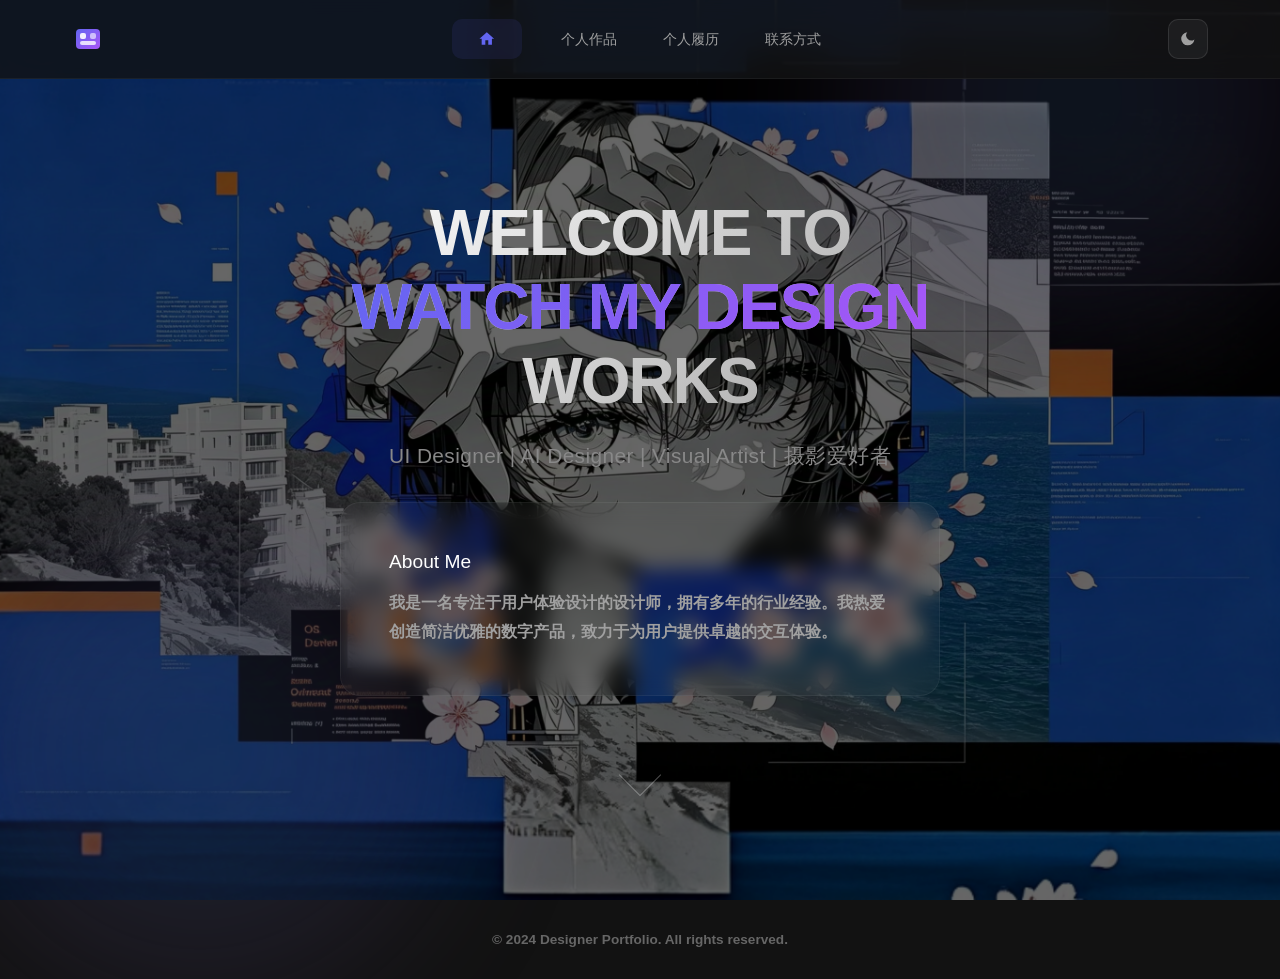
<file: index.html>
<!DOCTYPE html>
<html lang="zh-CN">
<head>
    <meta charset="UTF-8">
    <meta name="viewport" content="width=device-width, initial-scale=1.0">
    <title>Designer Portfolio - Home</title>
    <link rel="icon" href="favicon.ico" type="image/x-icon">
    <link rel="stylesheet" href="css/styles.css">
    
    <svg xmlns="http://www.w3.org/2000/svg" style="display: none;">
        <symbol id="icon-bars" viewBox="0 0 24 24">
            <path fill="currentColor" d="M3 18h18v-2H3v2zm0-5h18v-2H3v2zm0-7v2h18V6H3z"/>
        </symbol>
        <symbol id="icon-moon" viewBox="0 0 24 24">
            <path fill="currentColor" d="M21 12.79A9 9 0 1 1 11.21 3 7 7 0 0 0 21 12.79z"/>
        </symbol>
        <symbol id="icon-sun" viewBox="0 0 24 24">
            <path fill="currentColor" d="M6.76 4.84l-1.8-1.79-1.41 1.41 1.79 1.79 1.42-1.41zM4 10.5H1v2h3v-2zm9-9.95h-2V3.5h2V.55zm7.45 3.91l-1.41-1.41-1.79 1.79 1.41 1.41 1.79-1.79zm-3.21 13.7l1.79 1.8 1.41-1.41-1.8-1.79-1.4 1.4zM20 10.5v2h3v-2h-3zm-8-5c-3.31 0-6 2.69-6 6s2.69 6 6 6 6-2.69 6-6-2.69-6-6-6zm-1 16.95h2V19.5h-2v2.95zm-7.45-3.91l1.41 1.41 1.79-1.8-1.41-1.41-1.79 1.8z"/>
        </symbol>
        <symbol id="icon-home" viewBox="0 0 24 24">
            <path fill="currentColor" d="M10 20v-6h4v6h5v-8h3L12 3 2 12h3v8z"/>
        </symbol>
        <symbol id="icon-folder-open" viewBox="0 0 24 24">
            <path fill="currentColor" d="M20 6h-8l-2-2H4c-1.1 0-1.99.9-1.99 2L2 18c0 1.1.9 2 2 2h16c1.1 0 2-.9 2-2V8c0-1.1-.9-2-2-2zm0 12H4V8h16v10z"/>
        </symbol>
        <symbol id="icon-user" viewBox="0 0 24 24">
            <path fill="currentColor" d="M12 12c2.21 0 4-1.79 4-4s-1.79-4-4-4-4 1.79-4 4 1.79 4 4 4zm0 2c-2.67 0-8 1.34-8 4v2h16v-2c0-2.66-5.33-4-8-4z"/>
        </symbol>
        <symbol id="icon-envelope" viewBox="0 0 24 24">
            <path fill="currentColor" d="M20 4H4c-1.1 0-1.99.9-1.99 2L2 18c0 1.1.9 2 2 2h16c1.1 0 2-.9 2-2V6c0-1.1-.9-2-2-2zm0 4l-8 5-8-5V6l8 5 8-5v2z"/>
        </symbol>
        <symbol id="icon-arrow-left" viewBox="0 0 24 24">
            <path fill="currentColor" d="M15.41 7.41L14 6l-6 6 6 6 1.41-1.41L10.83 12l4.58-4.59z"/>
        </symbol>
    </svg>
</head>
<body>
    <div class="gradient-orb gradient-orb-1"></div>
    <div class="gradient-orb gradient-orb-2"></div>

    <nav>
        <div class="nav-container">
            <div class="nav-logo">
                <a href="index.html">
                    <svg width="32" height="32" viewBox="0 0 32 32" fill="none" xmlns="http://www.w3.org/2000/svg">
                        <rect x="4" y="8" width="24" height="20" rx="4" fill="url(#gradient)"/>
                        <rect x="8" y="12" width="6" height="6" rx="2" fill="#ffffff" opacity="0.9"/>
                        <rect x="18" y="12" width="6" height="6" rx="2" fill="#ffffff" opacity="0.6"/>
                        <rect x="8" y="20" width="16" height="4" rx="2" fill="#ffffff" opacity="0.8"/>
                        <defs>
                            <linearGradient id="gradient" x1="0%" y1="0%" x2="100%" y2="100%">
                                <stop offset="0%" style="stop-color:#6366f1"/>
                                <stop offset="100%" style="stop-color:#a855f7"/>
                            </linearGradient>
                        </defs>
                    </svg>
                </a>
            </div>
            <button class="menu-toggle" id="menuToggle">
                <svg class="icon" viewBox="0 0 24 24"><use href="#icon-bars"/></svg>
            </button>
            <div class="theme-toggle" id="themeToggle">
                <svg class="icon" viewBox="0 0 24 24"><use href="#icon-moon"/></svg>
            </div>
            <ul class="nav-links" id="navLinks">
                <li><a href="index.html" class="active" data-text="首页"><div class="nav-content"><div class="nav-front"><span>首页</span></div><div class="nav-back"><svg class="icon" viewBox="0 0 24 24"><use href="#icon-home"/></svg></div></div></a></li>
                <li><a href="works.html" data-text="个人作品"><div class="nav-content"><div class="nav-front"><span>个人作品</span></div><div class="nav-back"><svg class="icon" viewBox="0 0 24 24"><use href="#icon-folder-open"/></svg></div></div></a></li>
                <li><a href="resume.html" data-text="个人履历"><div class="nav-content"><div class="nav-front"><span>个人履历</span></div><div class="nav-back"><svg class="icon" viewBox="0 0 24 24"><use href="#icon-user"/></svg></div></div></a></li>
                <li><a href="contact.html" data-text="联系方式"><div class="nav-content"><div class="nav-front"><span>联系方式</span></div><div class="nav-back"><svg class="icon" viewBox="0 0 24 24"><use href="#icon-envelope"/></svg></div></div></a></li>
            </ul>
        </div>
    </nav>

    <section class="home-section">
        <div class="container">
            <h1 class="welcome-title">
                WELCOME TO<br><span class="title-accent">WATCH MY DESIGN</span><br>WORKS
            </h1>
            <p class="subtitle">UI Designer | AI Designer | Visual Artist | 摄影爱好者</p>
            
            <div class="intro-card">
                <h3>About Me</h3>
                <p>我是一名专注于用户体验设计的设计师，拥有多年的行业经验。我热爱创造简洁优雅的数字产品，致力于为用户提供卓越的交互体验。</p>
            </div>

            <div class="arrow-container" onclick="window.location.href='works.html'" style="cursor: pointer;">
                <div class="arrow"></div>
            </div>
        </div>
    </section>

    <footer class="footer">
        <p>© 2024 Designer Portfolio. All rights reserved.</p>
    </footer>

    <script src="js/main.js"></script>
</body>
</html>
</file>
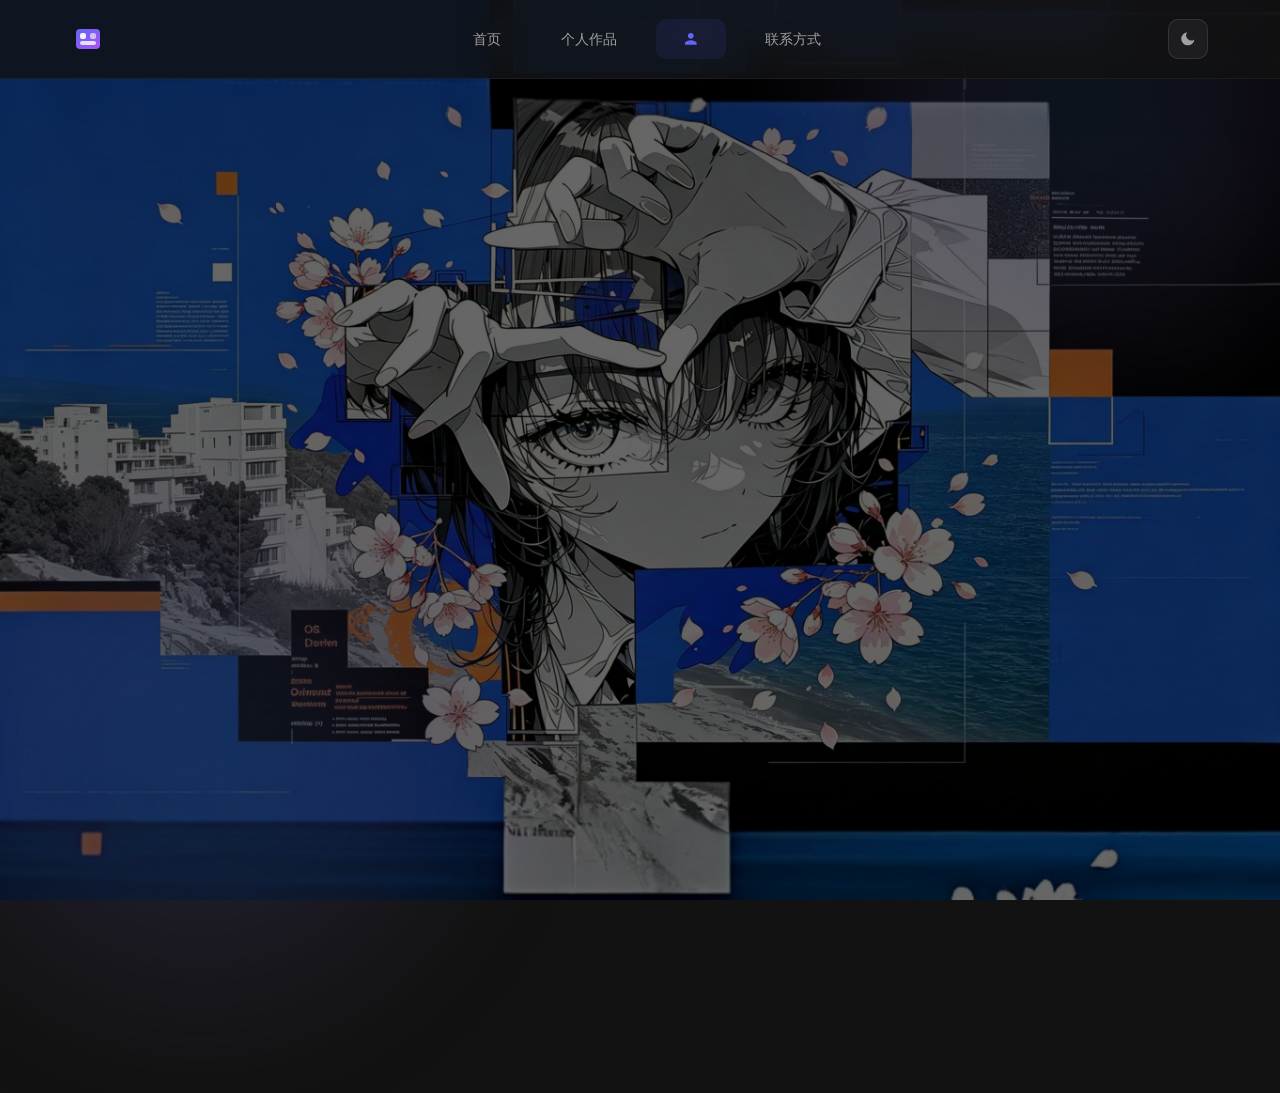
<file: contact.html>
<!DOCTYPE html>
<html lang="zh-CN">
<head>
    <meta charset="UTF-8">
    <meta name="viewport" content="width=device-width, initial-scale=1.0">
    <title>Designer Portfolio - Contact</title>
    <link rel="icon" href="favicon.ico" type="image/x-icon">
    <link rel="stylesheet" href="css/styles.css">
    
    <svg xmlns="http://www.w3.org/2000/svg" style="display: none;">
        <symbol id="icon-bars" viewBox="0 0 24 24">
            <path fill="currentColor" d="M3 18h18v-2H3v2zm0-5h18v-2H3v2zm0-7v2h18V6H3z"/>
        </symbol>
        <symbol id="icon-moon" viewBox="0 0 24 24">
            <path fill="currentColor" d="M21 12.79A9 9 0 1 1 11.21 3 7 7 0 0 0 21 12.79z"/>
        </symbol>
        <symbol id="icon-sun" viewBox="0 0 24 24">
            <path fill="currentColor" d="M6.76 4.84l-1.8-1.79-1.41 1.41 1.79 1.79 1.42-1.41zM4 10.5H1v2h3v-2zm9-9.95h-2V3.5h2V.55zm7.45 3.91l-1.41-1.41-1.79 1.79 1.41 1.41 1.79-1.79zm-3.21 13.7l1.79 1.8 1.41-1.41-1.8-1.79-1.4 1.4zM20 10.5v2h3v-2h-3zm-8-5c-3.31 0-6 2.69-6 6s2.69 6 6 6 6-2.69 6-6-2.69-6-6-6zm-1 16.95h2V19.5h-2v2.95zm-7.45-3.91l1.41 1.41 1.79-1.8-1.41-1.41-1.79 1.8z"/>
        </symbol>
        <symbol id="icon-home" viewBox="0 0 24 24">
            <path fill="currentColor" d="M10 20v-6h4v6h5v-8h3L12 3 2 12h3v8z"/>
        </symbol>
        <symbol id="icon-folder-open" viewBox="0 0 24 24">
            <path fill="currentColor" d="M20 6h-8l-2-2H4c-1.1 0-1.99.9-1.99 2L2 18c0 1.1.9 2 2 2h16c1.1 0 2-.9 2-2V8c0-1.1-.9-2-2-2zm0 12H4V8h16v10z"/>
        </symbol>
        <symbol id="icon-user" viewBox="0 0 24 24">
            <path fill="currentColor" d="M12 12c2.21 0 4-1.79 4-4s-1.79-4-4-4-4 1.79-4 4 1.79 4 4 4zm0 2c-2.67 0-8 1.34-8 4v2h16v-2c0-2.66-5.33-4-8-4z"/>
        </symbol>
        <symbol id="icon-envelope" viewBox="0 0 24 24">
            <path fill="currentColor" d="M20 4H4c-1.1 0-1.99.9-1.99 2L2 18c0 1.1.9 2 2 2h16c1.1 0 2-.9 2-2V6c0-1.1-.9-2-2-2zm0 4l-8 5-8-5V6l8 5 8-5v2z"/>
        </symbol>
        <symbol id="icon-arrow-left" viewBox="0 0 24 24">
            <path fill="currentColor" d="M15.41 7.41L14 6l-6 6 6 6 1.41-1.41L10.83 12l4.58-4.59z"/>
        </symbol>
        <symbol id="icon-zcool" viewBox="0 0 24 24">
            <path fill="currentColor" d="M12 2L2 22h20L12 2z"/>
        </symbol>
        <symbol id="icon-weibo" viewBox="0 0 24 24">
            <path fill="currentColor" d="M10.098 20.323c-3.977.391-7.414-1.406-7.672-4.02-.259-2.609 2.759-5.047 6.74-5.441 3.979-.394 7.413 1.404 7.671 4.018.259 2.6-2.759 5.049-6.739 5.443zM9.05 17.219c-.384.156-1.758.657-1.758.657s-.211-.085-.372-.18c-.327-.193-.458-.384-.64-.728-.362-.709-.421-1.799.279-2.779.709-.977 2.072-1.29 3.296-.876 1.223.415 1.972 1.799 1.61 2.899-.18.458-.635.747-1.057.957l-.942.337zm-2.176-4.227c-1.538.614-2.426 2.073-1.812 3.611.614 1.539 2.073 2.427 3.611 1.812 1.539-.614 2.427-2.073 1.813-3.611-.613-1.539-2.072-2.427-3.612-1.812zm9.082 1.526c-.073-.577-.529-1.034-1.106-1.107-1.578-.274-3.27.899-3.544 2.477-.274 1.579.899 3.27 2.477 3.544.577.073 1.034-.529 1.107-1.106.107-.842-.359-1.619-1.034-2.008-.675-.39-1.51-.421-2.206-.133-.825.344-1.35.825-1.626 1.579-.275.753-.068 1.578.534 2.18.602.602 1.427.809 2.18.534.753-.276 1.235-.801 1.579-1.626.289-.696.258-1.531-.133-2.206-.389-.675-1.166-1.141-2.008-1.034zm3.544-1.451c-.2-.722-.793-1.215-1.515-1.415-1.176-.324-2.426.211-2.918 1.292-.492 1.08-.092 2.33.99 3.119.541.406 1.182.664 1.872.664.849 0 1.661-.384 2.161-1.057.5-.675.541-1.578.18-2.603-.123-.415-.359-.777-.605-1.00z"/>
        </symbol>
        <symbol id="icon-huaban" viewBox="0 0 24 24">
            <path fill="currentColor" d="M12 2C6.48 2 2 6.48 2 12s4.48 10 10 10 10-4.48 10-10S17.52 2 12 2zm-2 15l-5-5 1.41-1.41L10 14.17l7.59-7.59L19 8l-9 9z"/>
        </symbol>
    </svg>
</head>
<body>
    <div class="gradient-orb gradient-orb-1"></div>
    <div class="gradient-orb gradient-orb-2"></div>

    <nav>
        <div class="nav-container">
            <div class="nav-logo">
                <a href="index.html">
                    <svg width="32" height="32" viewBox="0 0 32 32" fill="none" xmlns="http://www.w3.org/2000/svg">
                        <rect x="4" y="8" width="24" height="20" rx="4" fill="url(#gradient)"/>
                        <rect x="8" y="12" width="6" height="6" rx="2" fill="#ffffff" opacity="0.9"/>
                        <rect x="18" y="12" width="6" height="6" rx="2" fill="#ffffff" opacity="0.6"/>
                        <rect x="8" y="20" width="16" height="4" rx="2" fill="#ffffff" opacity="0.8"/>
                        <defs>
                            <linearGradient id="gradient" x1="0%" y1="0%" x2="100%" y2="100%">
                                <stop offset="0%" style="stop-color:#6366f1"/>
                                <stop offset="100%" style="stop-color:#a855f7"/>
                            </linearGradient>
                        </defs>
                    </svg>
                </a>
            </div>
            <button class="menu-toggle" id="menuToggle">
                <svg class="icon" viewBox="0 0 24 24"><use href="#icon-bars"/></svg>
            </button>
            <div class="theme-toggle" id="themeToggle">
                <svg class="icon" viewBox="0 0 24 24"><use href="#icon-moon"/></svg>
            </div>
            <ul class="nav-links" id="navLinks">
                <li><a href="index.html" data-text="首页"><div class="nav-content"><div class="nav-front"><span>首页</span></div><div class="nav-back"><svg class="icon" viewBox="0 0 24 24"><use href="#icon-home"/></svg></div></div></a></li>
                <li><a href="works.html" data-text="个人作品"><div class="nav-content"><div class="nav-front"><span>个人作品</span></div><div class="nav-back"><svg class="icon" viewBox="0 0 24 24"><use href="#icon-folder-open"/></svg></div></div></a></li>
                <li><a href="resume.html" data-text="个人履历"><div class="nav-content"><div class="nav-front"><span>个人履历</span></div><div class="nav-back"><svg class="icon" viewBox="0 0 24 24"><use href="#icon-user"/></svg></div></div></a></li>
                <li><a href="contact.html" class="active" data-text="联系方式"><div class="nav-content"><div class="nav-front"><span>联系方式</span></div><div class="nav-back"><svg class="icon" viewBox="0 0 24 24"><use href="#icon-envelope"/></svg></div></div></a></li>
            </ul>
        </div>
    </nav>

    <section>
        <div class="container">
            <h2 class="section-title">Contact Me</h2>
            
            <div class="contact-container">
                <div class="contact-left">
                    <h3>快速联系</h3>
                    <p class="contact-desc">推荐优先邮件沟通，便于处理需求</p>
                    
                    <div class="contact-info">
                        <div class="info-item">
                            <span class="info-label">邮箱</span>
                            <span class="info-value">1352714198@qq.com</span>
                        </div>
                        <div class="info-item">
                            <span class="info-label">微信</span>
                            <span class="info-value">CZ_YU_HUHUHU233</span>
                        </div>
                        <div class="info-item">
                            <span class="info-label">电话</span>
                            <span class="info-value">13580000101</span>
                        </div>
                    </div>
                    
                    <div class="social-links contact-social">
                        <a href="javascript:void(0)" onclick="showComingSoon('站酷')" class="social-link" aria-label="站酷">
                            <img src="images/zhanku.svg" alt="站酷" class="social-icon">
                            <span>站酷</span>
                        </a>
                        <a href="javascript:void(0)" onclick="showComingSoon('微博')" class="social-link" aria-label="微博">
                            <img src="images/weibo.svg" alt="微博" class="social-icon">
                            <span>微博</span>
                        </a>
                        <a href="javascript:void(0)" onclick="showComingSoon('花瓣')" class="social-link" aria-label="花瓣">
                            <img src="images/huaban.svg" alt="花瓣" class="social-icon">
                            <span>花瓣</span>
                        </a>
                    </div>
                </div>
                
                <div class="contact-right">
                    <h3>留言表单</h3>
                    <p class="contact-desc">示例站点不会真正发送，可用于体验交互</p>
                    
                    <form class="contact-form" id="contactForm">
                        <div class="form-group">
                            <label for="name">姓名</label>
                            <input type="text" id="name" name="name" placeholder="怎么称呼你？" required>
                        </div>
                        
                        <div class="form-group">
                            <label for="email">邮箱</label>
                            <input type="email" id="email" name="email" placeholder="用于回复你" required>
                        </div>
                        
                        <div class="form-group">
                            <label for="message">需求描述</label>
                            <textarea id="message" name="message" placeholder="例如：项目类型？周期/预算范围？参考案例." required></textarea>
                        </div>
                        
                        <p class="form-hint">提交后会进行验证提示。</p>
                        
                        <div class="form-buttons">
                            <button type="submit" class="submit-btn">提交留言</button>
                            <button type="button" class="secondary-btn" onclick="window.location.href='mailto:1352714198@qq.com'">直接发邮件</button>
                        </div>
                    </form>
                </div>
            </div>
        </div>
    </section>

    <footer class="footer">
        <p>&copy; 2024 Designer Portfolio. All rights reserved.</p>
    </footer>

    <script src="js/main.js"></script>
</body>
</html>
</file>
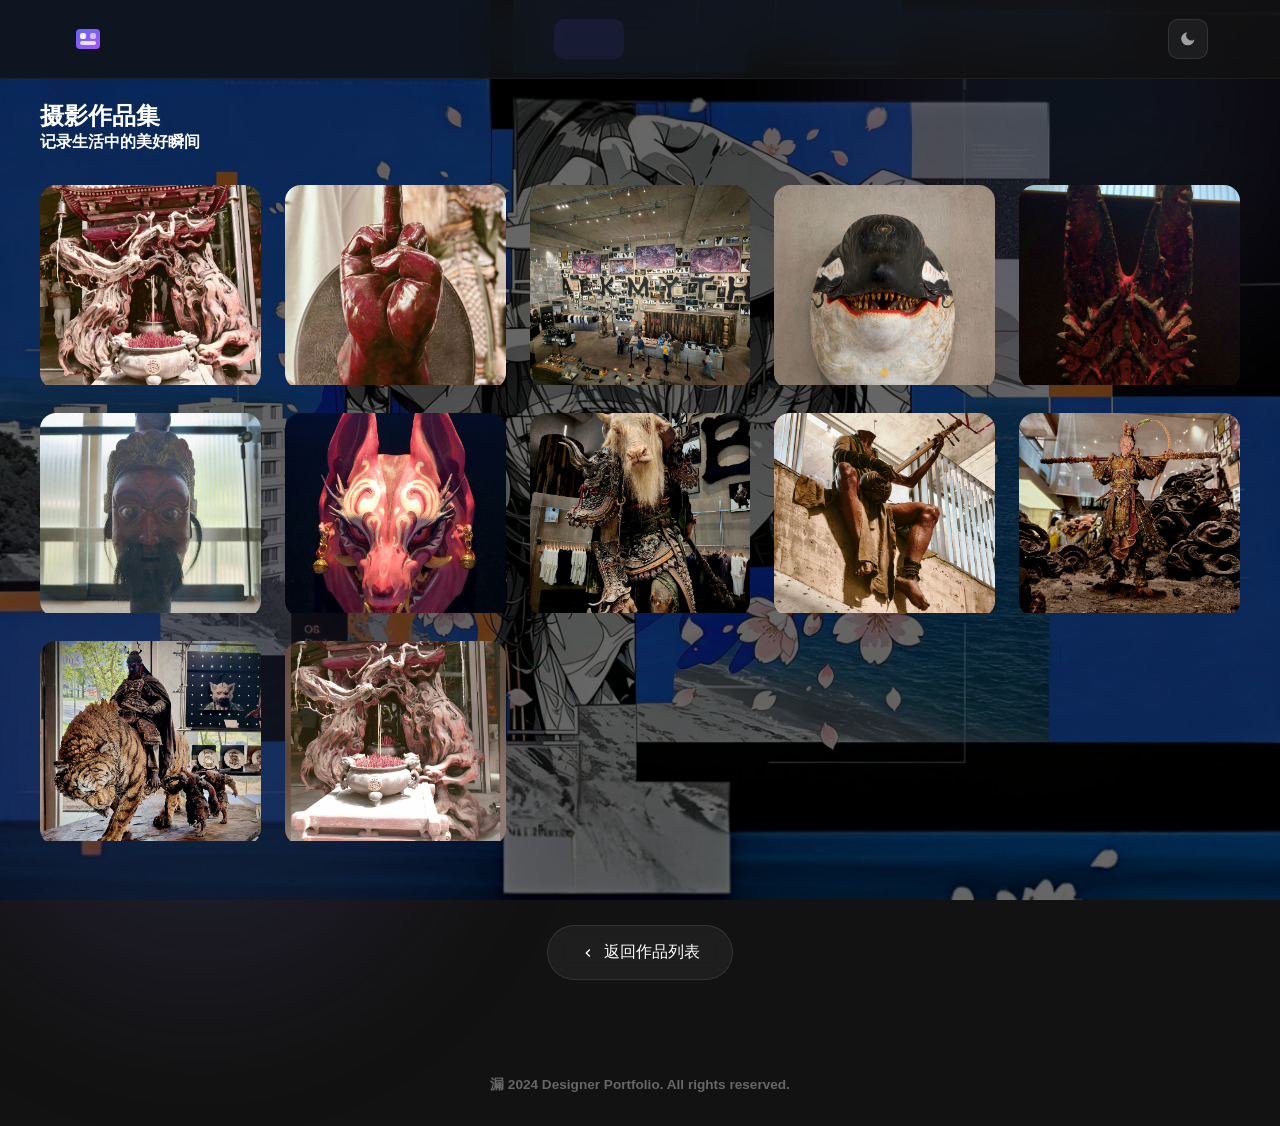
<file: photography.html>
<!DOCTYPE html>
<html lang="zh-CN">
<head>
    <meta charset="UTF-8">
    <meta name="viewport" content="width=device-width, initial-scale=1.0">
    <title>摄影作品集 - Designer Portfolio</title>
    <link rel="icon" href="favicon.ico" type="image/x-icon">
    <link rel="stylesheet" href="css/styles.css">    <svg xmlns="http://www.w3.org/2000/svg" style="display: none;">
        <symbol id="icon-bars" viewBox="0 0 24 24">
            <path fill="currentColor" d="M3 18h18v-2H3v2zm0-5h18v-2H3v2zm0-7v2h18V6H3z"/>
        </symbol>
        <symbol id="icon-moon" viewBox="0 0 24 24">
            <path fill="currentColor" d="M21 12.79A9 9 0 1 1 11.21 3 7 7 0 0 0 21 12.79z"/>
        </symbol>
        <symbol id="icon-sun" viewBox="0 0 24 24">
            <path fill="currentColor" d="M6.76 4.84l-1.8-1.79-1.41 1.41 1.79 1.79 1.42-1.41zM4 10.5H1v2h3v-2zm9-9.95h-2V3.5h2V.55zm7.45 3.91l-1.41-1.41-1.79 1.79 1.41 1.41 1.79-1.79zm-3.21 13.7l1.79 1.8 1.41-1.41-1.8-1.79-1.4 1.4zM20 10.5v2h3v-2h-3zm-8-5c-3.31 0-6 2.69-6 6s2.69 6 6 6 6-2.69 6-6-2.69-6-6-6zm-1 16.95h2V19.5h-2v2.95zm-7.45-3.91l1.41 1.41 1.79-1.8-1.41-1.41-1.79 1.8z"/>
        </symbol>
        <symbol id="icon-home" viewBox="0 0 24 24">
            <path fill="currentColor" d="M10 20v-6h4v6h5v-8h3L12 3 2 12h3v8z"/>
        </symbol>
        <symbol id="icon-folder-open" viewBox="0 0 24 24">
            <path fill="currentColor" d="M20 6h-8l-2-2H4c-1.1 0-1.99.9-1.99 2L2 18c0 1.1.9 2 2 2h16c1.1 0 2-.9 2-2V8c0-1.1-.9-2-2-2zm0 12H4V8h16v10z"/>
        </symbol>
        <symbol id="icon-user" viewBox="0 0 24 24">
            <path fill="currentColor" d="M12 12c2.21 0 4-1.79 4-4s-1.79-4-4-4-4 1.79-4 4 1.79 4 4 4zm0 2c-2.67 0-8 1.34-8 4v2h16v-2c0-2.66-5.33-4-8-4z"/>
        </symbol>
        <symbol id="icon-envelope" viewBox="0 0 24 24">
            <path fill="currentColor" d="M20 4H4c-1.1 0-1.99.9-1.99 2L2 18c0 1.1.9 2 2 2h16c1.1 0 2-.9 2-2V6c0-1.1-.9-2-2-2zm0 4l-8 5-8-5V6l8 5 8-5v2z"/>
        </symbol>
        <symbol id="icon-arrow-left" viewBox="0 0 24 24">
            <path fill="currentColor" d="M15.41 7.41L14 6l-6 6 6 6 1.41-1.41L10.83 12l4.58-4.59z"/>
        </symbol>
        <symbol id="icon-palette" viewBox="0 0 24 24">
            <path fill="currentColor" d="M20 2H4c-1.1 0-2 .9-2 2v16c0 1.1.9 2 2 2h16c1.1 0 2-.9 2-2V4c0-1.1-.9-2-2-2zM9 18c-1.66 0-3-1.34-3-3s1.34-3 3-3 3 1.34 3 3-1.34 3-3 3zm4-8c0 1.1-.9 2-2 2s-2-.9-2-2 .9-2 2-2 2 .9 2 2zm4 4c-1.66 0-3-1.34-3-3s1.34-3 3-3 3 1.34 3 3-1.34 3-3 3z"/>
        </symbol>
        <symbol id="icon-weibo" viewBox="0 0 24 24">
            <path fill="currentColor" d="M10.098 20.323c-3.977.391-7.414-1.406-7.672-4.02-.259-2.609 2.759-5.047 6.74-5.441 3.979-.394 7.413 1.404 7.671 4.018.259 2.6-2.759 5.049-6.739 5.443zM9.05 17.219c-.384.156-1.758.657-1.758.657s-.211-.085-.372-.18c-.327-.193-.458-.384-.64-.728-.362-.709-.421-1.799.279-2.779.709-.977 2.072-1.29 3.296-.876 1.223.415 1.972 1.799 1.61 2.899-.18.458-.635.747-1.057.957l-.942.337zm-2.176-4.227c-1.538.614-2.426 2.073-1.812 3.611.614 1.539 2.073 2.427 3.611 1.812 1.539-.614 2.427-2.073 1.813-3.611-.613-1.539-2.072-2.427-3.612-1.812zm9.082 1.526c-.073-.577-.529-1.034-1.106-1.107-1.578-.274-3.27.899-3.544 2.477-.274 1.579.899 3.27 2.477 3.544.577.073 1.034-.529 1.107-1.106.107-.842-.359-1.619-1.034-2.008-.675-.39-1.51-.421-2.206-.133-.825.344-1.35.825-1.626 1.579-.275.753-.068 1.578.534 2.18.602.602 1.427.809 2.18.534.753-.276 1.235-.801 1.579-1.626.289-.696.258-1.531-.133-2.206-.389-.675-1.166-1.141-2.008-1.034zm3.544-1.451c-.2-.722-.793-1.215-1.515-1.415-1.176-.324-2.426.211-2.918 1.292-.492 1.08-.092 2.33.99 3.119.541.406 1.182.664 1.872.664.849 0 1.661-.384 2.161-1.057.5-.675.541-1.578.18-2.603-.123-.415-.359-.777-.605-1.00z"/>
        </symbol>
        <symbol id="icon-pinterest" viewBox="0 0 24 24">
            <path fill="currentColor" d="M12 2.163c3.204 0 3.584.012 4.85.07 3.252.148 4.771 1.691 4.919 4.919.058 1.265.069 1.645.069 4.849 0 3.205-.012 3.584-.069 4.849-.149 3.225-1.664 4.771-4.919 4.919-1.266.058-1.644.07-4.85.07-3.204 0-3.584-.012-4.849-.07-3.26-.149-4.771-1.699-4.919-4.92-.058-1.265-.07-1.644-.07-4.849 0-3.204.013-3.583.07-4.849.149-3.227 1.664-4.771 4.919-4.919 1.266-.057 1.645-.069 4.849-.069zM12 0C8.741 0 8.333.014 7.053.072 2.695.272.273 2.69.073 7.052.014 8.333 0 8.741 0 12c0 3.259.014 3.668.072 4.948.2 4.358 2.618 6.78 6.98 6.98C8.333 23.986 8.741 24 12 24c3.259 0 3.668-.014 4.948-.072 4.354-.2 6.782-2.618 6.979-6.98.059-1.28.073-1.689.073-4.948 0-3.259-.014-3.667-.072-4.947-.196-4.354-2.617-6.78-6.979-6.98C15.668.014 15.259 0 12 0zm0 5.838a6.162 6.162 0 100 12.324 6.162 6.162 0 000-12.324zM12 16a4 4 0 110-8 4 4 0 010 8zm6.406-11.845a1.44 1.44 0 100 2.881 1.44 1.44 0 000-2.881z"/>
        </symbol>
    </svg>
</head>
<body>
    <div class="gradient-orb gradient-orb-1"></div>
    <div class="gradient-orb gradient-orb-2"></div>

    <nav>
        <div class="nav-container">
            <div class="nav-logo">
                <a href="index.html">
                    <svg width="32" height="32" viewBox="0 0 32 32" fill="none" xmlns="http://www.w3.org/2000/svg">
                        <rect x="4" y="8" width="24" height="20" rx="4" fill="url(#gradient)"/>
                        <rect x="8" y="12" width="6" height="6" rx="2" fill="#ffffff" opacity="0.9"/>
                        <rect x="18" y="12" width="6" height="6" rx="2" fill="#ffffff" opacity="0.6"/>
                        <rect x="8" y="20" width="16" height="4" rx="2" fill="#ffffff" opacity="0.8"/>
                        <defs>
                            <linearGradient id="gradient" x1="0%" y1="0%" x2="100%" y2="100%">
                                <stop offset="0%" style="stop-color:#6366f1"/>
                                <stop offset="100%" style="stop-color:#a855f7"/>
                            </linearGradient>
                        </defs>
                    </svg>
                </a>
            </div>
            <button class="menu-toggle" id="menuToggle">
                <svg class="icon" viewBox="0 0 24 24"><use href="#icon-bars"/></svg>
            </button>
            <div class="theme-toggle" id="themeToggle">
                <svg class="icon" viewBox="0 0 24 24"><use href="#icon-moon"/></svg>
            </div>
            <ul class="nav-links" id="navLinks">
                <li><a href="index.html" data-text="首页"><div class="nav-content"><div class="nav-front"><span>首页</span></div><div class="nav-back"><svg class="icon" viewBox="0 0 24 24"><use href="#icon-home"/></svg></div></div></a></li>
                <li><a href="works.html" class="active" data-text="个人作品"><div class="nav-content"><div class="nav-front"><span>个人作品</span></div><div class="nav-back"><svg class="icon" viewBox="0 0 24 24"><use href="#icon-folder-open"/></svg></div></div></a></li>
                <li><a href="resume.html" data-text="个人履历"><div class="nav-content"><div class="nav-front"><span>个人履历</span></div><div class="nav-back"><svg class="icon" viewBox="0 0 24 24"><use href="#icon-user"/></svg></div></div></a></li>
                <li><a href="contact.html" data-text="联系方式"><div class="nav-content"><div class="nav-front"><span>联系方式</span></div><div class="nav-back"><svg class="icon" viewBox="0 0 24 24"><use href="#icon-envelope"/></svg></div></div></a></li>
            </ul>
        </div>
    </nav>

    <section class="works-section">
        <div class="container">
            <div class="section-header">
                <h2>摄影作品集</h2>
                <p class="section-subtitle">记录生活中的美好瞬间</p>
            </div>
            
            <div class="photo-grid-page">
                <div class="photo-item-page">
                    <img src="images/IMG_20260505_163952.jpg" alt="摄影作品1">
                </div>
                <div class="photo-item-page">
                    <img src="images/IMG_20260505_164027.jpg" alt="摄影作品2">
                </div>
                <div class="photo-item-page">
                    <img src="images/IMG_20260505_164057.jpg" alt="摄影作品3">
                </div>
                <div class="photo-item-page">
                    <img src="images/IMG_20260505_164119.jpg" alt="摄影作品4">
                </div>
                <div class="photo-item-page">
                    <img src="images/IMG_20260505_164223.jpg" alt="摄影作品5">
                </div>
                <div class="photo-item-page">
                    <img src="images/IMG_20260505_164325.jpg" alt="摄影作品6">
                </div>
                <div class="photo-item-page">
                    <img src="images/IMG_20260505_164344.jpg" alt="摄影作品7">
                </div>
                <div class="photo-item-page">
                    <img src="images/IMG_20260505_164504.jpg" alt="摄影作品8">
                </div>
                <div class="photo-item-page">
                    <img src="images/IMG_20260505_164751.jpg" alt="摄影作品9">
                </div>
                <div class="photo-item-page">
                    <img src="images/IMG_20260505_164946.jpg" alt="摄影作品10">
                </div>
                <div class="photo-item-page">
                    <img src="images/IMG_20260505_165235.jpg" alt="摄影作品11">
                </div>
                <div class="photo-item-page">
                    <img src="images/IMG20260505140440.jpg" alt="摄影作品12">
                </div>
            </div>

            <div class="back-button-container">
                <a href="works.html" class="back-button">
                    <svg class="icon" viewBox="0 0 24 24"><use xlink:href="#icon-arrow-left"/></svg>
                    返回作品列表
                </a>
            </div>
        </div>
    </section>

    <footer class="footer">
        <p>漏 2024 Designer Portfolio. All rights reserved.</p>
    </footer>

    <script src="js/main.js"></script>
</body>
</html>
</file>
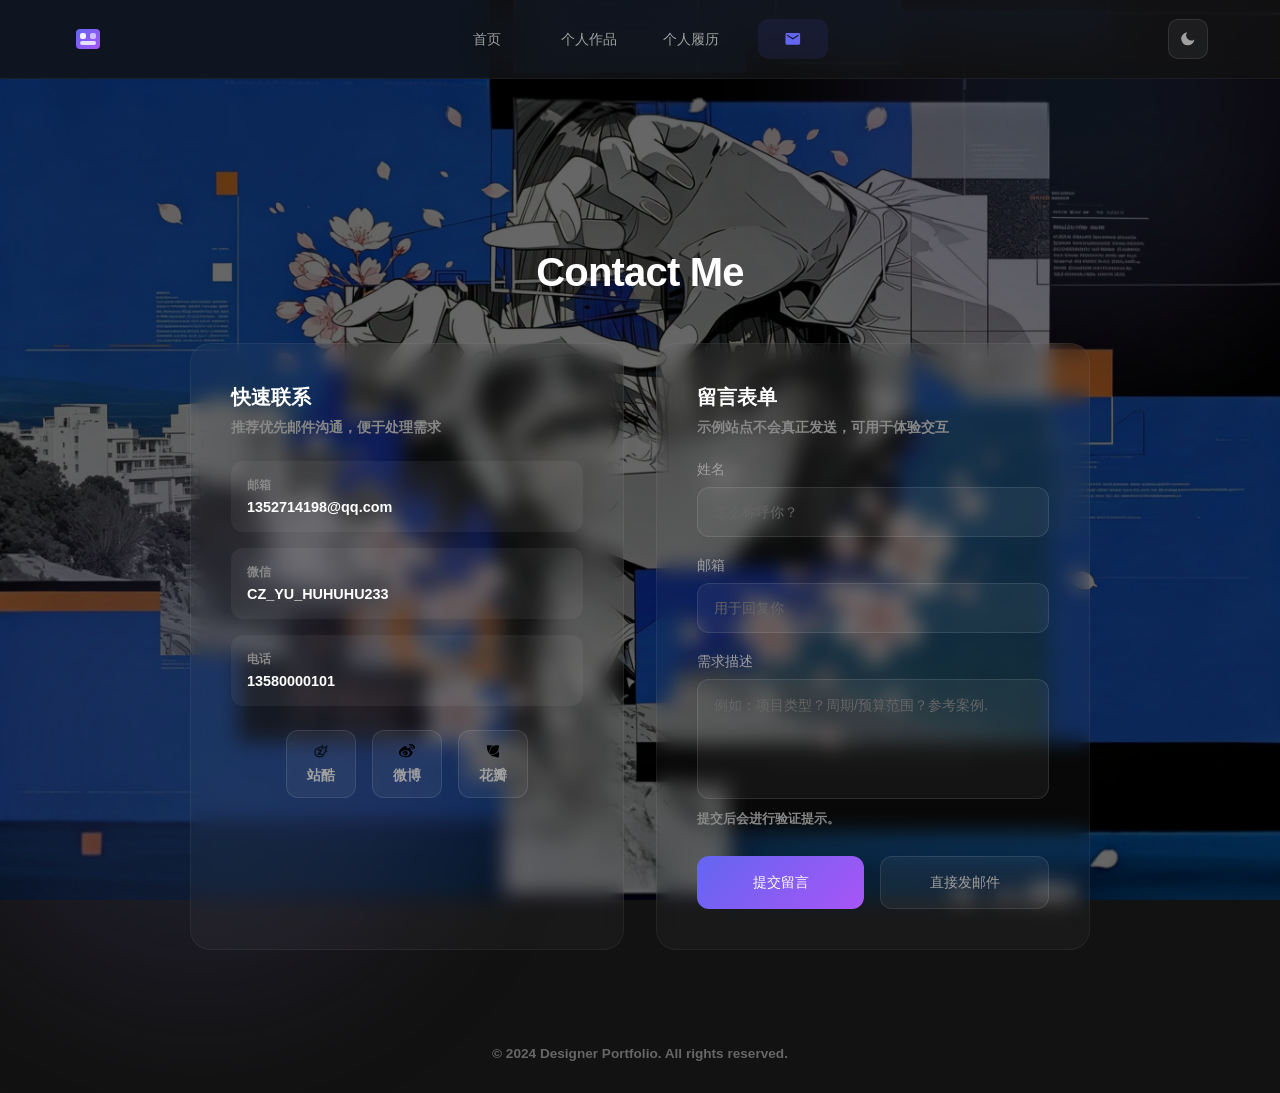
<file: resume.html>
<!DOCTYPE html>
<html lang="zh-CN">
<head>
    <meta charset="UTF-8">
    <meta name="viewport" content="width=device-width, initial-scale=1.0">
    <title>Designer Portfolio - Resume</title>
    <link rel="icon" href="favicon.ico" type="image/x-icon">
    <link rel="stylesheet" href="css/styles.css">
    
    <svg xmlns="http://www.w3.org/2000/svg" style="display: none;">
        <symbol id="icon-bars" viewBox="0 0 24 24">
            <path fill="currentColor" d="M3 18h18v-2H3v2zm0-5h18v-2H3v2zm0-7v2h18V6H3z"/>
        </symbol>
        <symbol id="icon-moon" viewBox="0 0 24 24">
            <path fill="currentColor" d="M21 12.79A9 9 0 1 1 11.21 3 7 7 0 0 0 21 12.79z"/>
        </symbol>
        <symbol id="icon-sun" viewBox="0 0 24 24">
            <path fill="currentColor" d="M6.76 4.84l-1.8-1.79-1.41 1.41 1.79 1.79 1.42-1.41zM4 10.5H1v2h3v-2zm9-9.95h-2V3.5h2V.55zm7.45 3.91l-1.41-1.41-1.79 1.79 1.41 1.41 1.79-1.79zm-3.21 13.7l1.79 1.8 1.41-1.41-1.8-1.79-1.4 1.4zM20 10.5v2h3v-2h-3zm-8-5c-3.31 0-6 2.69-6 6s2.69 6 6 6 6-2.69 6-6-2.69-6-6-6zm-1 16.95h2V19.5h-2v2.95zm-7.45-3.91l1.41 1.41 1.79-1.8-1.41-1.41-1.79 1.8z"/>
        </symbol>
        <symbol id="icon-home" viewBox="0 0 24 24">
            <path fill="currentColor" d="M10 20v-6h4v6h5v-8h3L12 3 2 12h3v8z"/>
        </symbol>
        <symbol id="icon-folder-open" viewBox="0 0 24 24">
            <path fill="currentColor" d="M20 6h-8l-2-2H4c-1.1 0-1.99.9-1.99 2L2 18c0 1.1.9 2 2 2h16c1.1 0 2-.9 2-2V8c0-1.1-.9-2-2-2zm0 12H4V8h16v10z"/>
        </symbol>
        <symbol id="icon-user" viewBox="0 0 24 24">
            <path fill="currentColor" d="M12 12c2.21 0 4-1.79 4-4s-1.79-4-4-4-4 1.79-4 4 1.79 4 4 4zm0 2c-2.67 0-8 1.34-8 4v2h16v-2c0-2.66-5.33-4-8-4z"/>
        </symbol>
        <symbol id="icon-envelope" viewBox="0 0 24 24">
            <path fill="currentColor" d="M20 4H4c-1.1 0-1.99.9-1.99 2L2 18c0 1.1.9 2 2 2h16c1.1 0 2-.9 2-2V6c0-1.1-.9-2-2-2zm0 4l-8 5-8-5V6l8 5 8-5v2z"/>
        </symbol>
        <symbol id="icon-arrow-left" viewBox="0 0 24 24">
            <path fill="currentColor" d="M15.41 7.41L14 6l-6 6 6 6 1.41-1.41L10.83 12l4.58-4.59z"/>
        </symbol>
    </svg>
</head>
<body>
    <div class="gradient-orb gradient-orb-1"></div>
    <div class="gradient-orb gradient-orb-2"></div>

    <nav>
        <div class="nav-container">
            <div class="nav-logo">
                <a href="index.html">
                    <svg width="32" height="32" viewBox="0 0 32 32" fill="none" xmlns="http://www.w3.org/2000/svg">
                        <rect x="4" y="8" width="24" height="20" rx="4" fill="url(#gradient)"/>
                        <rect x="8" y="12" width="6" height="6" rx="2" fill="#ffffff" opacity="0.9"/>
                        <rect x="18" y="12" width="6" height="6" rx="2" fill="#ffffff" opacity="0.6"/>
                        <rect x="8" y="20" width="16" height="4" rx="2" fill="#ffffff" opacity="0.8"/>
                        <defs>
                            <linearGradient id="gradient" x1="0%" y1="0%" x2="100%" y2="100%">
                                <stop offset="0%" style="stop-color:#6366f1"/>
                                <stop offset="100%" style="stop-color:#a855f7"/>
                            </linearGradient>
                        </defs>
                    </svg>
                </a>
            </div>
            <button class="menu-toggle" id="menuToggle">
                <svg class="icon" viewBox="0 0 24 24"><use href="#icon-bars"/></svg>
            </button>
            <div class="theme-toggle" id="themeToggle">
                <svg class="icon" viewBox="0 0 24 24"><use href="#icon-moon"/></svg>
            </div>
            <ul class="nav-links" id="navLinks">
                <li><a href="index.html" data-text="首页"><div class="nav-content"><div class="nav-front"><span>首页</span></div><div class="nav-back"><svg class="icon" viewBox="0 0 24 24"><use href="#icon-home"/></svg></div></div></a></li>
                <li><a href="works.html" data-text="个人作品"><div class="nav-content"><div class="nav-front"><span>个人作品</span></div><div class="nav-back"><svg class="icon" viewBox="0 0 24 24"><use href="#icon-folder-open"/></svg></div></div></a></li>
                <li><a href="resume.html" class="active" data-text="个人履历"><div class="nav-content"><div class="nav-front"><span>个人履历</span></div><div class="nav-back"><svg class="icon" viewBox="0 0 24 24"><use href="#icon-user"/></svg></div></div></a></li>
                <li><a href="contact.html" data-text="联系方式"><div class="nav-content"><div class="nav-front"><span>联系方式</span></div><div class="nav-back"><svg class="icon" viewBox="0 0 24 24"><use href="#icon-envelope"/></svg></div></div></a></li>
            </ul>
        </div>
    </nav>

    <section>
        <div class="container">
            <h2 class="section-title">Resume</h2>
            
            <div class="resume-profile">
                <div class="profile-card">
                    <div class="profile-header">
                        <div class="profile-avatar">
                            <svg class="icon" viewBox="0 0 24 24"><use xlink:href="#icon-user"/></svg>
                        </div>
                        <div class="profile-info">
                            <h3 class="profile-name">陈泽宇</h3>
                            <p class="profile-title">AI设计师</p>
                            <p class="profile-location"><svg class="icon" viewBox="0 0 24 24"><use href="#icon-map-marker"/></svg> Guangdong, China</p>
                        </div>
                    </div>
                    
                    <div class="profile-details">
                        <div class="detail-item">
                            <svg class="icon" viewBox="0 0 24 24"><use href="#icon-briefcase"/></svg>
                            <span>5 Years Experience</span>
                        </div>
                        <div class="detail-item">
                            <svg class="icon" viewBox="0 0 24 24"><use href="#icon-award"/></svg>
                            <span>Some Awards</span>
                        </div>
                        <div class="detail-item">
                            <svg class="icon" viewBox="0 0 24 24"><use href="#icon-phone"/></svg>
                            <span>13580000101</span>
                        </div>
                        <div class="detail-item">
                            <svg class="icon" viewBox="0 0 24 24"><use href="#icon-envelope"/></svg>
                            <span>1352714198@qq.com</span>
                        </div>
                    </div>
                </div>
                
                <div class="skills-card">
                    <h3 class="skills-title">Professional Skills</h3>
                    <div class="skills-grid">
                        <div class="skill-item">UI Design</div>
                        <div class="skill-item">MasterGo</div>
                        <div class="skill-item">Figma</div>
                        <div class="skill-item">Photoshop</div>
                        <div class="skill-item">Illustrator</div>
                        <div class="skill-item">绘画</div>
                        <div class="skill-item">CSP</div>
                        <div class="skill-item">WPS</div>
                    </div>
                </div>
            </div>
            
            <div class="resume-timeline">
                <div class="timeline-item">
                    <div class="timeline-dot"></div>
                    <div class="timeline-content">
                        <p class="timeline-year">2024 - Present</p>
                        <h3 class="timeline-title">AI设计师</h3>
                        <p class="timeline-company">Tech Startup, Guangdong</p>
                        <p class="timeline-desc">负责产品数字化设计战略，带领设计团队完成多个核心产品的设计工作。</p>
                    </div>
                </div>
                
                <div class="timeline-item">
                    <div class="timeline-dot"></div>
                    <div class="timeline-content">
                        <p class="timeline-year">2025 - 2026</p>    
                        <h3 class="timeline-title">AI设计师</h3>
                        <p class="timeline-company">Digital Agency, Guangdong</p>
                        <p class="timeline-desc">为多家知名企业提供数字化产品设计服务，涵盖金融、电商、教育等领域。</p>
                    </div>
                </div>
                
                <div class="timeline-item">
                    <div class="timeline-dot"></div>
                    <div class="timeline-content">
                        <p class="timeline-year">2025 - 2026</p>
                        <h3 class="timeline-title">Visual Designer</h3>
                        <p class="timeline-company">Design Studio, Guangdong</p>
                        <p class="timeline-desc">专注于品牌视觉设计和用户界面设计，参与多个品牌升级项目。</p>
                    </div>
                </div>
                
                <div class="timeline-item">
                    <div class="timeline-dot"></div>
                    <div class="timeline-content">
                        <p class="timeline-year">2021 - 2025</p>
                        <h3 class="timeline-title">Bachelor of Design</h3>
                        <p class="timeline-company">Central Academy of Fine Arts</p>
                        <p class="timeline-desc">主修艺术设计学，获得学士学位。</p>
                    </div>
                </div>
            </div>
        </div>
    </section>

    <footer class="footer">
        <p>漏 2025 Designer Portfolio. All rights reserved.</p>
    </footer>

    <script src="js/main.js"></script>
</body>
</html>
</file>
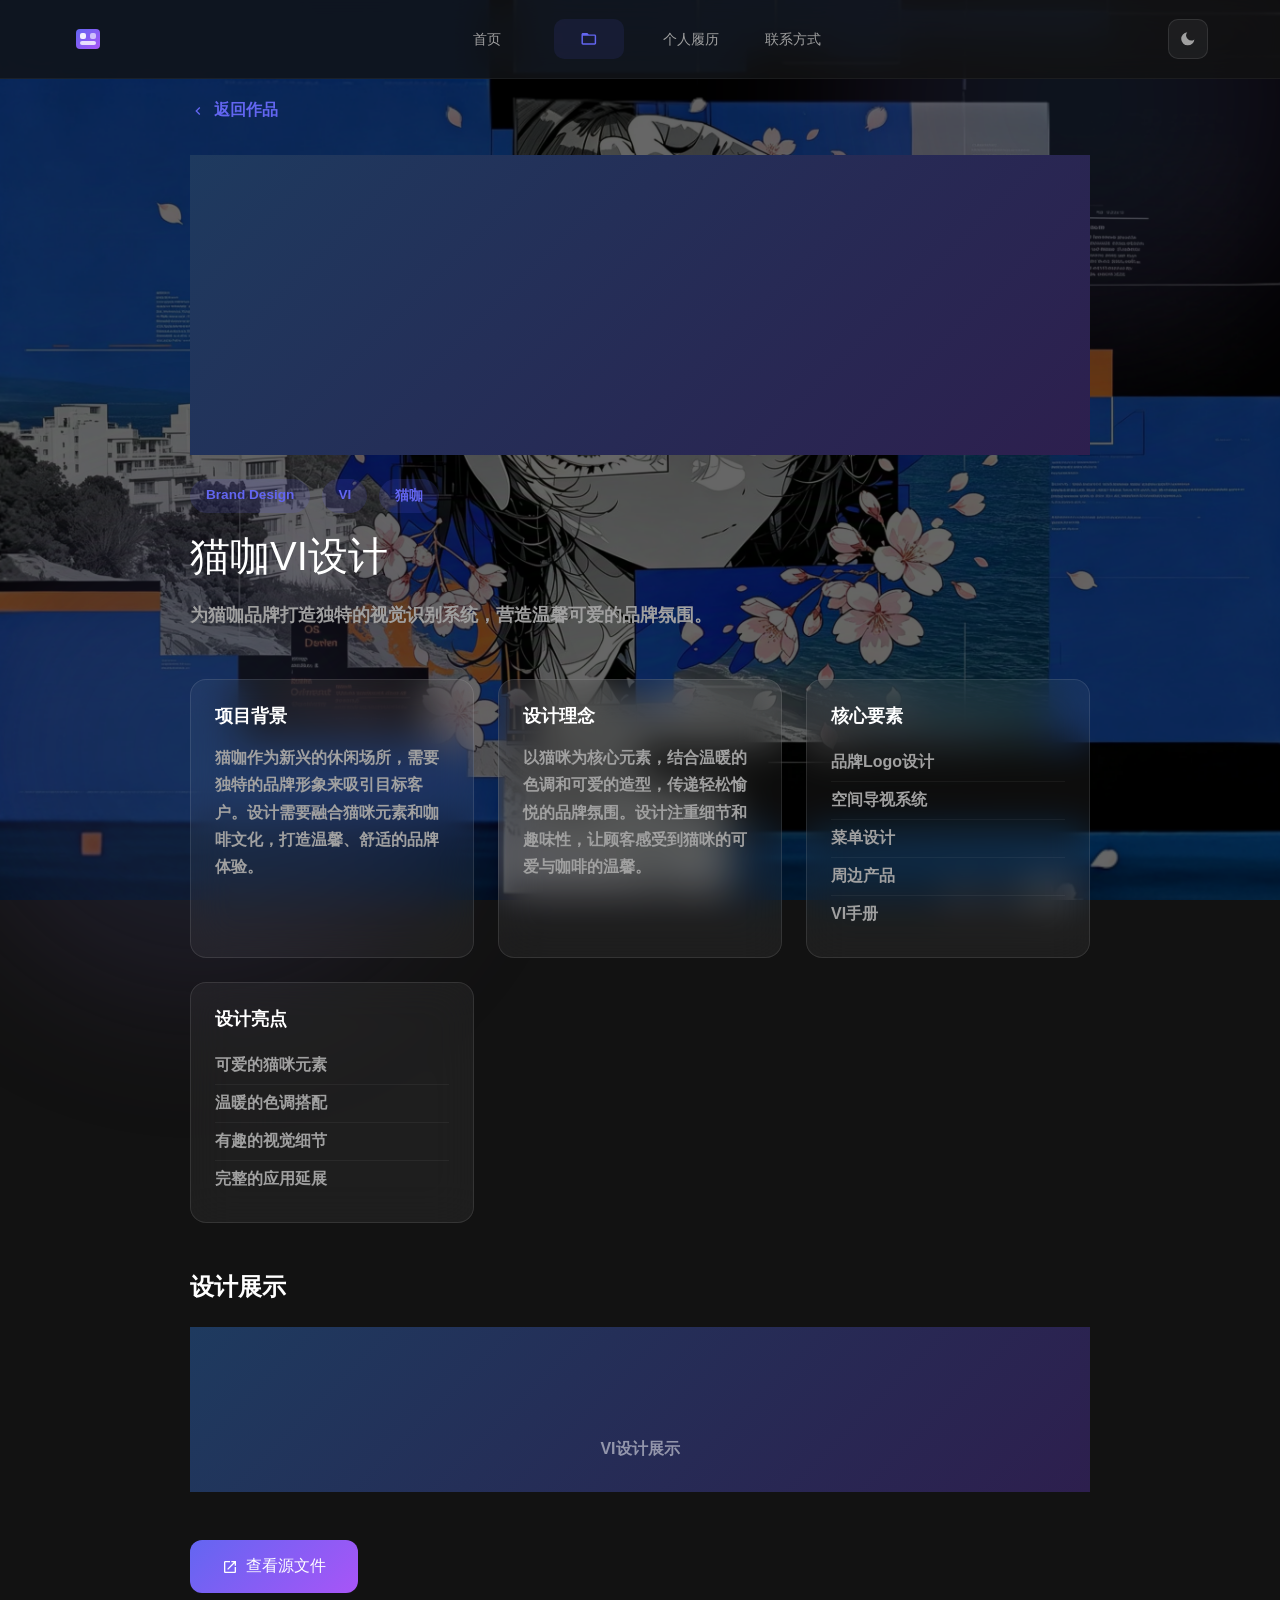
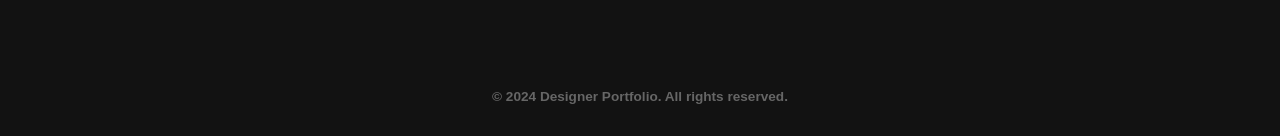
<file: work-cat-cafe-vi.html>
<!DOCTYPE html>
<html lang="zh-CN">
<head>
    <meta charset="UTF-8">
    <meta name="viewport" content="width=device-width, initial-scale=1.0">
    <title>Designer Portfolio - Cat Cafe VI</title>
    <link rel="icon" href="favicon.ico" type="image/x-icon">
    <link rel="stylesheet" href="css/styles.css">
    
    <svg xmlns="http://www.w3.org/2000/svg" style="display: none;">
        <symbol id="icon-bars" viewBox="0 0 24 24">
            <path fill="currentColor" d="M3 18h18v-2H3v2zm0-5h18v-2H3v2zm0-7v2h18V6H3z"/>
        </symbol>
        <symbol id="icon-moon" viewBox="0 0 24 24">
            <path fill="currentColor" d="M21 12.79A9 9 0 1 1 11.21 3 7 7 0 0 0 21 12.79z"/>
        </symbol>
        <symbol id="icon-sun" viewBox="0 0 24 24">
            <path fill="currentColor" d="M6.76 4.84l-1.8-1.79-1.41 1.41 1.79 1.79 1.42-1.41zM4 10.5H1v2h3v-2zm9-9.95h-2V3.5h2V.55zm7.45 3.91l1.41-1.41-1.79 1.79 1.41 1.41 1.79-1.79zm-3.21 13.7l1.79 1.8 1.41-1.41-1.8-1.79-1.4 1.4zM20 10.5v2h3v-2h-3zm-8-5c-3.31 0-6 2.69-6 6s2.69 6 6 6 6-2.69 6-6-2.69-6-6-6zm-1 16.95h2V19.5h-2v2.95zm-7.45-3.91l1.41 1.41 1.79-1.8-1.41-1.41-1.79 1.8z"/>
        </symbol>
        <symbol id="icon-home" viewBox="0 0 24 24">
            <path fill="currentColor" d="M10 20v-6h4v6h5v-8h3L12 3 2 12h3v8z"/>
        </symbol>
        <symbol id="icon-folder-open" viewBox="0 0 24 24">
            <path fill="currentColor" d="M20 6h-8l-2-2H4c-1.1 0-1.99.9-1.99 2L2 18c0 1.1.9 2 2 2h16c1.1 0 2-.9 2-2V8c0-1.1-.9-2-2-2zm0 12H4V8h16v10z"/>
        </symbol>
        <symbol id="icon-user" viewBox="0 0 24 24">
            <path fill="currentColor" d="M12 12c2.21 0 4-1.79 4-4s-1.79-4-4-4-4 1.79-4 4 1.79 4 4 4zm0 2c-2.67 0-8 1.34-8 4v2h16v-2c0-2.66-5.33-4-8-4z"/>
        </symbol>
        <symbol id="icon-envelope" viewBox="0 0 24 24">
            <path fill="currentColor" d="M20 4H4c-1.1 0-1.99.9-1.99 2L2 18c0 1.1.9 2 2 2h16c1.1 0 2-.9 2-2V6c0-1.1-.9-2-2-2zm0 4l-8 5-8-5V6l8 5 8-5v2z"/>
        </symbol>
        <symbol id="icon-arrow-left" viewBox="0 0 24 24">
            <path fill="currentColor" d="M15.41 7.41L14 6l-6 6 6 6 1.41-1.41L10.83 12l4.58-4.59z"/>
        </symbol>
        <symbol id="icon-external-link" viewBox="0 0 24 24">
            <path fill="currentColor" d="M19 19H5V5h7V3H5c-1.11 0-2 .9-2 2v14c0 1.1.89 2 2 2h14c1.1 0 2-.9 2-2v-7h-2v7zM14 3v2h3.59l-9.83 9.83 1.41 1.41L19 6.41V10h2V3h-7z"/>
        </symbol>
    </svg>
</head>
<body>
    <div class="gradient-orb gradient-orb-1"></div>
    <div class="gradient-orb gradient-orb-2"></div>

    <nav>
        <div class="nav-container">
            <div class="nav-logo">
                <a href="index.html">
                    <svg width="32" height="32" viewBox="0 0 32 32" fill="none" xmlns="http://www.w3.org/2000/svg">
                        <rect x="4" y="8" width="24" height="20" rx="4" fill="url(#gradient)"/>
                        <rect x="8" y="12" width="6" height="6" rx="2" fill="#ffffff" opacity="0.9"/>
                        <rect x="18" y="12" width="6" height="6" rx="2" fill="#ffffff" opacity="0.6"/>
                        <rect x="8" y="20" width="16" height="4" rx="2" fill="#ffffff" opacity="0.8"/>
                        <defs>
                            <linearGradient id="gradient" x1="0%" y1="0%" x2="100%" y2="100%">
                                <stop offset="0%" style="stop-color:#6366f1"/>
                                <stop offset="100%" style="stop-color:#a855f7"/>
                            </linearGradient>
                        </defs>
                    </svg>
                </a>
            </div>
            <button class="menu-toggle" id="menuToggle">
                <svg class="icon" viewBox="0 0 24 24"><use href="#icon-bars"/></svg>
            </button>
            <div class="theme-toggle" id="themeToggle">
                <svg class="icon" viewBox="0 0 24 24"><use href="#icon-moon"/></svg>
            </div>
            <ul class="nav-links" id="navLinks">
                <li><a href="index.html" data-text="首页"><div class="nav-content"><div class="nav-front"><span>首页</span></div><div class="nav-back"><svg class="icon" viewBox="0 0 24 24"><use href="#icon-home"/></svg></div></div></a></li>
                <li><a href="works.html" class="active" data-text="个人作品"><div class="nav-content"><div class="nav-front"><span>个人作品</span></div><div class="nav-back"><svg class="icon" viewBox="0 0 24 24"><use href="#icon-folder-open"/></svg></div></div></a></li>
                <li><a href="resume.html" data-text="个人履历"><div class="nav-content"><div class="nav-front"><span>个人履历</span></div><div class="nav-back"><svg class="icon" viewBox="0 0 24 24"><use href="#icon-user"/></svg></div></div></a></li>
                <li><a href="contact.html" data-text="联系方式"><div class="nav-content"><div class="nav-front"><span>联系方式</span></div><div class="nav-back"><svg class="icon" viewBox="0 0 24 24"><use href="#icon-envelope"/></svg></div></div></a></li>
            </ul>
        </div>
    </nav>

    <section>
        <div class="container work-detail-container">
            <div class="work-back-link">
                <a href="works.html"><svg class="icon" viewBox="0 0 24 24"><use href="#icon-arrow-left"/></svg> 返回作品</a>
            </div>
            
            <div class="work-header">
                <div class="work-hero">
                    <div style="background: linear-gradient(135deg, #1e3a5f 0%, #2d1f4e 100%); display: flex; justify-content: center; align-items: center; height: 300px;">
                        <svg class="icon" viewBox="0 0 24 24" style="width: 6rem; height: 6rem; color: rgba(255, 255, 255, 0.3);"><use href="#icon-file-pdf"/></svg>
                    </div>
                </div>
                
                <div class="work-meta">
                    <span class="work-tag">Brand Design</span>
                    <span class="work-tag">VI</span>
                    <span class="work-tag">猫咖</span>
                </div>
                
                <h1 class="work-title">猫咖VI设计</h1>
                
                <p class="work-description">
                    为猫咖品牌打造独特的视觉识别系统，营造温馨可爱的品牌氛围。
                </p>
            </div>
            
            <div class="work-info-grid">
                <div class="info-card">
                    <h3>项目背景</h3>
                    <p>猫咖作为新兴的休闲场所，需要独特的品牌形象来吸引目标客户。设计需要融合猫咪元素和咖啡文化，打造温馨、舒适的品牌体验。</p>
                </div>
                
                <div class="info-card">
                    <h3>设计理念</h3>
                    <p>以猫咪为核心元素，结合温暖的色调和可爱的造型，传递轻松愉悦的品牌氛围。设计注重细节和趣味性，让顾客感受到猫咪的可爱与咖啡的温馨。</p>
                </div>
                
                <div class="info-card">
                    <h3>核心要素</h3>
                    <ul>
                        <li>品牌Logo设计</li>
                        <li>空间导视系统</li>
                        <li>菜单设计</li>
                        <li>周边产品</li>
                        <li>VI手册</li>
                    </ul>
                </div>
                
                <div class="info-card">
                    <h3>设计亮点</h3>
                    <ul>
                        <li>可爱的猫咪元素</li>
                        <li>温暖的色调搭配</li>
                        <li>有趣的视觉细节</li>
                        <li>完整的应用延展</li>
                    </ul>
                </div>
            </div>
            
            <div class="work-showcase">
                <h2>设计展示</h2>
                <div class="showcase-grid">
                    <div class="showcase-item">
                        <div style="background: linear-gradient(135deg, #1e3a5f 0%, #2d1f4e 100%); padding: 2rem; text-align: center;">
                            <svg class="icon" viewBox="0 0 24 24" style="width: 4rem; height: 4rem; color: rgba(255, 255, 255, 0.5);"><use href="#icon-file-pdf"/></svg>
                            <p style="color: rgba(255, 255, 255, 0.5); margin-top: 1rem;">VI设计展示</p>
                        </div>
                    </div>
                </div>
            </div>
            
            <div class="work-action">
                <a href="#" target="_blank" class="btn btn-primary">
                    <svg class="icon" viewBox="0 0 24 24"><use href="#icon-external-link"/></svg> 查看源文件
                </a>
            </div>
        </div>
    </section>

    <footer class="footer">
        <p>&copy; 2024 Designer Portfolio. All rights reserved.</p>
    </footer>

    <script src="js/main.js"></script>
</body>
</html>
</file>
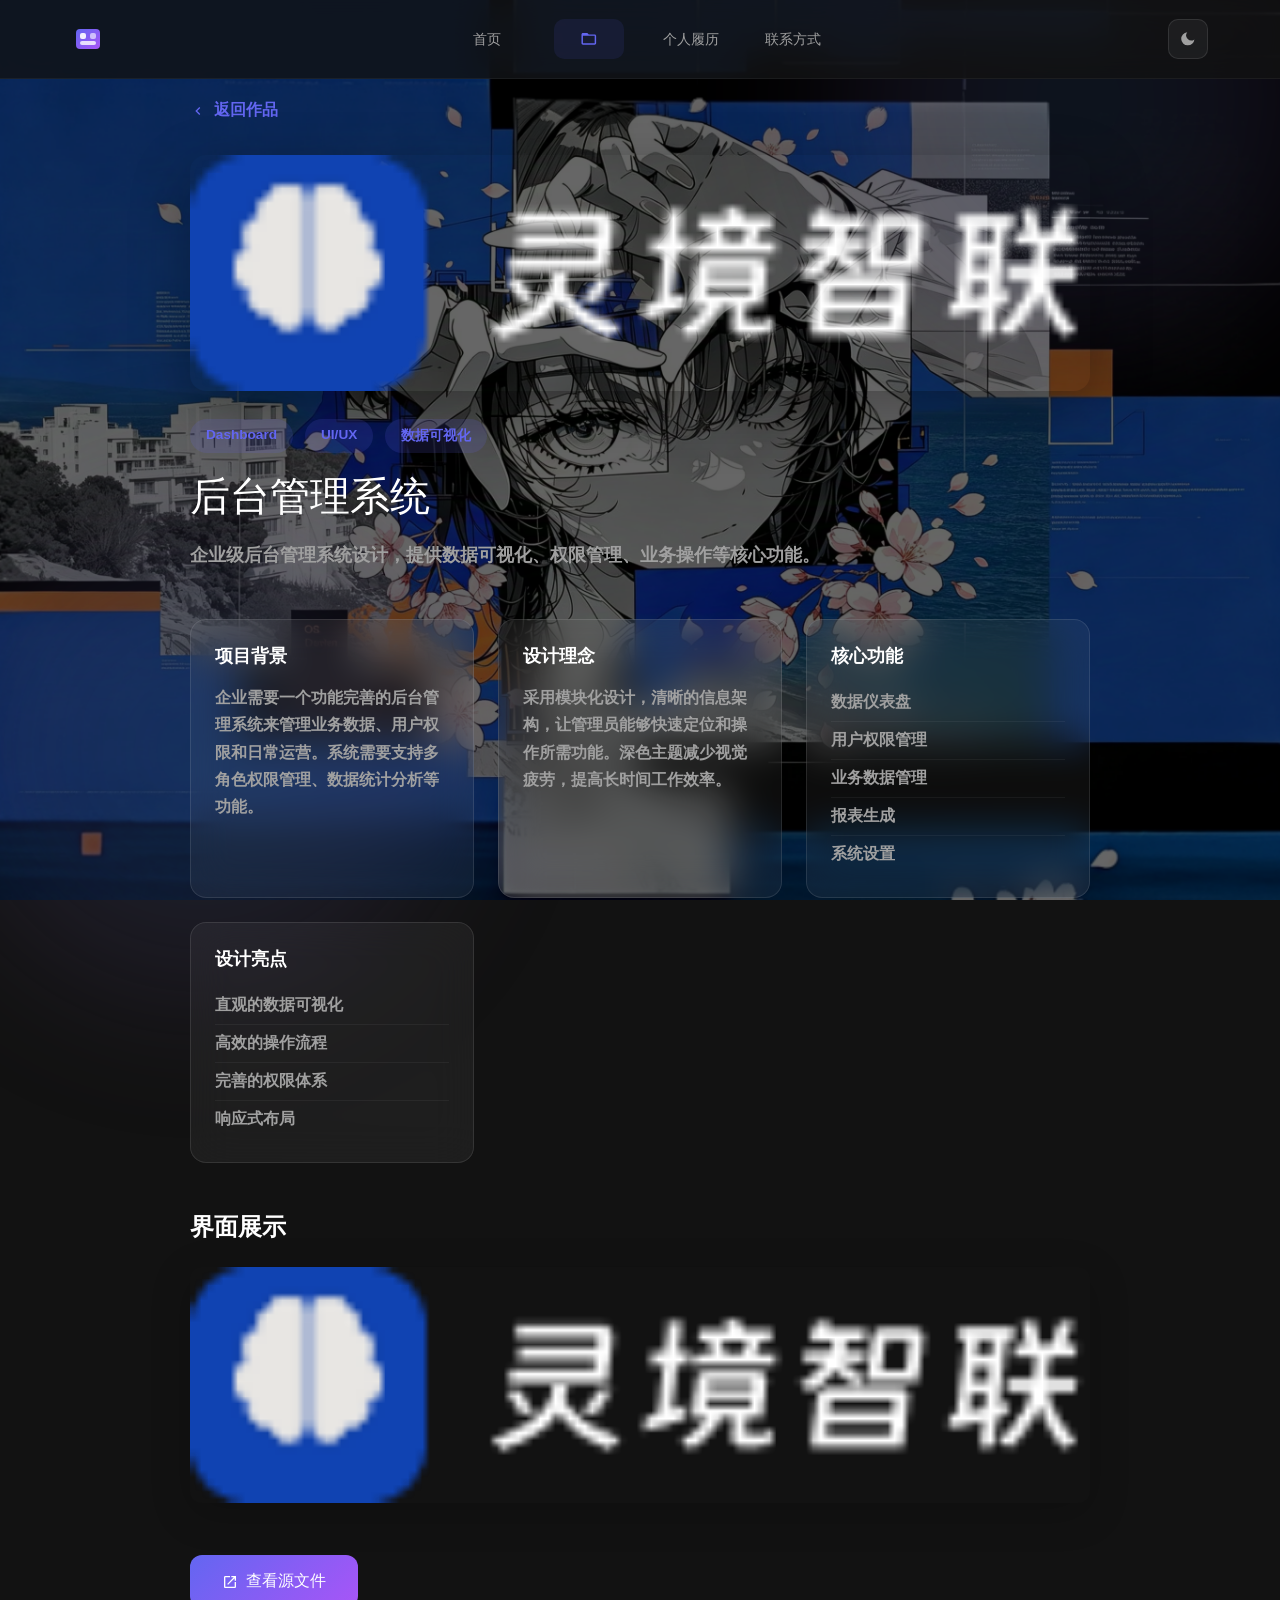
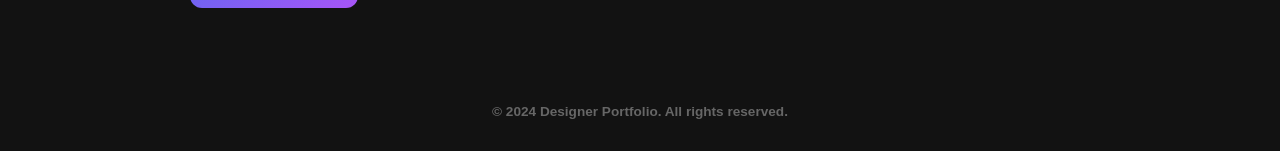
<file: work-dashboard.html>
<!DOCTYPE html>
<html lang="zh-CN">
<head>
    <meta charset="UTF-8">
    <meta name="viewport" content="width=device-width, initial-scale=1.0">
    <title>Designer Portfolio - Dashboard</title>
    <link rel="icon" href="favicon.ico" type="image/x-icon">
    <link rel="stylesheet" href="css/styles.css">
    
    <svg xmlns="http://www.w3.org/2000/svg" style="display: none;">
        <symbol id="icon-bars" viewBox="0 0 24 24">
            <path fill="currentColor" d="M3 18h18v-2H3v2zm0-5h18v-2H3v2zm0-7v2h18V6H3z"/>
        </symbol>
        <symbol id="icon-moon" viewBox="0 0 24 24">
            <path fill="currentColor" d="M21 12.79A9 9 0 1 1 11.21 3 7 7 0 0 0 21 12.79z"/>
        </symbol>
        <symbol id="icon-sun" viewBox="0 0 24 24">
            <path fill="currentColor" d="M6.76 4.84l-1.8-1.79-1.41 1.41 1.79 1.79 1.42-1.41zM4 10.5H1v2h3v-2zm9-9.95h-2V3.5h2V.55zm7.45 3.91l1.41-1.41-1.79 1.79 1.41 1.41 1.79-1.79zm-3.21 13.7l1.79 1.8 1.41-1.41-1.8-1.79-1.4 1.4zM20 10.5v2h3v-2h-3zm-8-5c-3.31 0-6 2.69-6 6s2.69 6 6 6 6-2.69 6-6-2.69-6-6-6zm-1 16.95h2V19.5h-2v2.95zm-7.45-3.91l1.41 1.41 1.79-1.8-1.41-1.41-1.79 1.8z"/>
        </symbol>
        <symbol id="icon-home" viewBox="0 0 24 24">
            <path fill="currentColor" d="M10 20v-6h4v6h5v-8h3L12 3 2 12h3v8z"/>
        </symbol>
        <symbol id="icon-folder-open" viewBox="0 0 24 24">
            <path fill="currentColor" d="M20 6h-8l-2-2H4c-1.1 0-1.99.9-1.99 2L2 18c0 1.1.9 2 2 2h16c1.1 0 2-.9 2-2V8c0-1.1-.9-2-2-2zm0 12H4V8h16v10z"/>
        </symbol>
        <symbol id="icon-user" viewBox="0 0 24 24">
            <path fill="currentColor" d="M12 12c2.21 0 4-1.79 4-4s-1.79-4-4-4-4 1.79-4 4 1.79 4 4 4zm0 2c-2.67 0-8 1.34-8 4v2h16v-2c0-2.66-5.33-4-8-4z"/>
        </symbol>
        <symbol id="icon-envelope" viewBox="0 0 24 24">
            <path fill="currentColor" d="M20 4H4c-1.1 0-1.99.9-1.99 2L2 18c0 1.1.9 2 2 2h16c1.1 0 2-.9 2-2V6c0-1.1-.9-2-2-2zm0 4l-8 5-8-5V6l8 5 8-5v2z"/>
        </symbol>
        <symbol id="icon-arrow-left" viewBox="0 0 24 24">
            <path fill="currentColor" d="M15.41 7.41L14 6l-6 6 6 6 1.41-1.41L10.83 12l4.58-4.59z"/>
        </symbol>
        <symbol id="icon-external-link" viewBox="0 0 24 24">
            <path fill="currentColor" d="M19 19H5V5h7V3H5c-1.11 0-2 .9-2 2v14c0 1.1.89 2 2 2h14c1.1 0 2-.9 2-2v-7h-2v7zM14 3v2h3.59l-9.83 9.83 1.41 1.41L19 6.41V10h2V3h-7z"/>
        </symbol>
    </svg>
</head>
<body>
    <div class="gradient-orb gradient-orb-1"></div>
    <div class="gradient-orb gradient-orb-2"></div>

    <nav>
        <div class="nav-container">
            <div class="nav-logo">
                <a href="index.html">
                    <svg width="32" height="32" viewBox="0 0 32 32" fill="none" xmlns="http://www.w3.org/2000/svg">
                        <rect x="4" y="8" width="24" height="20" rx="4" fill="url(#gradient)"/>
                        <rect x="8" y="12" width="6" height="6" rx="2" fill="#ffffff" opacity="0.9"/>
                        <rect x="18" y="12" width="6" height="6" rx="2" fill="#ffffff" opacity="0.6"/>
                        <rect x="8" y="20" width="16" height="4" rx="2" fill="#ffffff" opacity="0.8"/>
                        <defs>
                            <linearGradient id="gradient" x1="0%" y1="0%" x2="100%" y2="100%">
                                <stop offset="0%" style="stop-color:#6366f1"/>
                                <stop offset="100%" style="stop-color:#a855f7"/>
                            </linearGradient>
                        </defs>
                    </svg>
                </a>
            </div>
            <button class="menu-toggle" id="menuToggle">
                <svg class="icon" viewBox="0 0 24 24"><use href="#icon-bars"/></svg>
            </button>
            <div class="theme-toggle" id="themeToggle">
                <svg class="icon" viewBox="0 0 24 24"><use href="#icon-moon"/></svg>
            </div>
            <ul class="nav-links" id="navLinks">
                <li><a href="index.html" data-text="首页"><div class="nav-content"><div class="nav-front"><span>首页</span></div><div class="nav-back"><svg class="icon" viewBox="0 0 24 24"><use href="#icon-home"/></svg></div></div></a></li>
                <li><a href="works.html" class="active" data-text="个人作品"><div class="nav-content"><div class="nav-front"><span>个人作品</span></div><div class="nav-back"><svg class="icon" viewBox="0 0 24 24"><use href="#icon-folder-open"/></svg></div></div></a></li>
                <li><a href="resume.html" data-text="个人履历"><div class="nav-content"><div class="nav-front"><span>个人履历</span></div><div class="nav-back"><svg class="icon" viewBox="0 0 24 24"><use href="#icon-user"/></svg></div></div></a></li>
                <li><a href="contact.html" data-text="联系方式"><div class="nav-content"><div class="nav-front"><span>联系方式</span></div><div class="nav-back"><svg class="icon" viewBox="0 0 24 24"><use href="#icon-envelope"/></svg></div></div></a></li>
            </ul>
        </div>
    </nav>

    <section>
        <div class="container work-detail-container">
            <div class="work-back-link">
                <a href="works.html"><svg class="icon" viewBox="0 0 24 24"><use href="#icon-arrow-left"/></svg> 返回作品</a>
            </div>
            
            <div class="work-header">
                <div class="work-hero">
                    <img src="images/Frame 10.png" class="work-hero-image" alt="作品封面">
                </div>
                
                <div class="work-meta">
                    <span class="work-tag">Dashboard</span>
                    <span class="work-tag">UI/UX</span>
                    <span class="work-tag">数据可视化</span>
                </div>
                
                <h1 class="work-title">后台管理系统</h1>
                
                <p class="work-description">
                    企业级后台管理系统设计，提供数据可视化、权限管理、业务操作等核心功能。
                </p>
            </div>
            
            <div class="work-info-grid">
                <div class="info-card">
                    <h3>项目背景</h3>
                    <p>企业需要一个功能完善的后台管理系统来管理业务数据、用户权限和日常运营。系统需要支持多角色权限管理、数据统计分析等功能。</p>
                </div>
                
                <div class="info-card">
                    <h3>设计理念</h3>
                    <p>采用模块化设计，清晰的信息架构，让管理员能够快速定位和操作所需功能。深色主题减少视觉疲劳，提高长时间工作效率。</p>
                </div>
                
                <div class="info-card">
                    <h3>核心功能</h3>
                    <ul>
                        <li>数据仪表盘</li>
                        <li>用户权限管理</li>
                        <li>业务数据管理</li>
                        <li>报表生成</li>
                        <li>系统设置</li>
                    </ul>
                </div>
                
                <div class="info-card">
                    <h3>设计亮点</h3>
                    <ul>
                        <li>直观的数据可视化</li>
                        <li>高效的操作流程</li>
                        <li>完善的权限体系</li>
                        <li>响应式布局</li>
                    </ul>
                </div>
            </div>
            
            <div class="work-showcase">
                <h2>界面展示</h2>
                <div class="showcase-grid">
                    <div class="showcase-item">
                        <img src="images/Frame 10.png" alt="界面展示1">
                    </div>
                </div>
            </div>
            
            <div class="work-action">
                <a href="#" target="_blank" class="btn btn-primary">
                    <svg class="icon" viewBox="0 0 24 24"><use href="#icon-external-link"/></svg> 查看源文件
                </a>
            </div>
        </div>
    </section>

    <footer class="footer">
        <p>&copy; 2024 Designer Portfolio. All rights reserved.</p>
    </footer>

    <script src="js/main.js"></script>
</body>
</html>
</file>
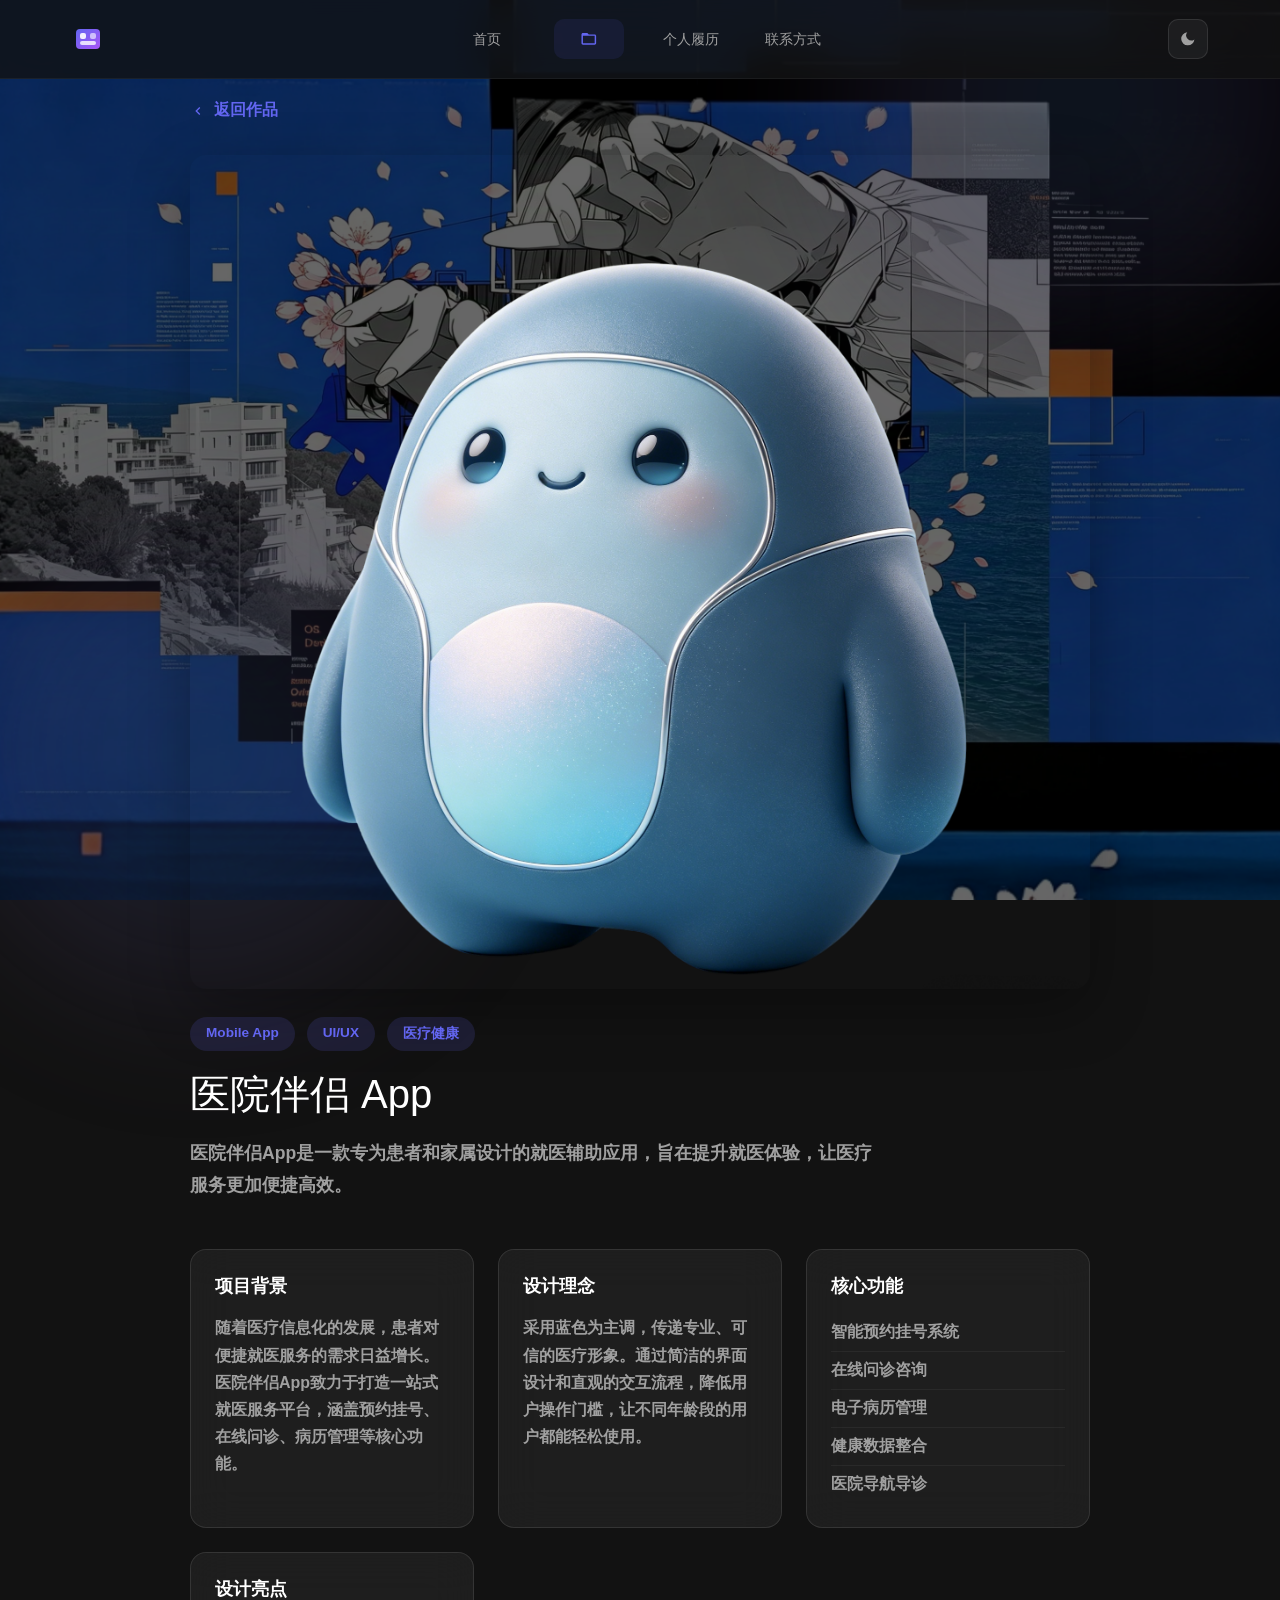
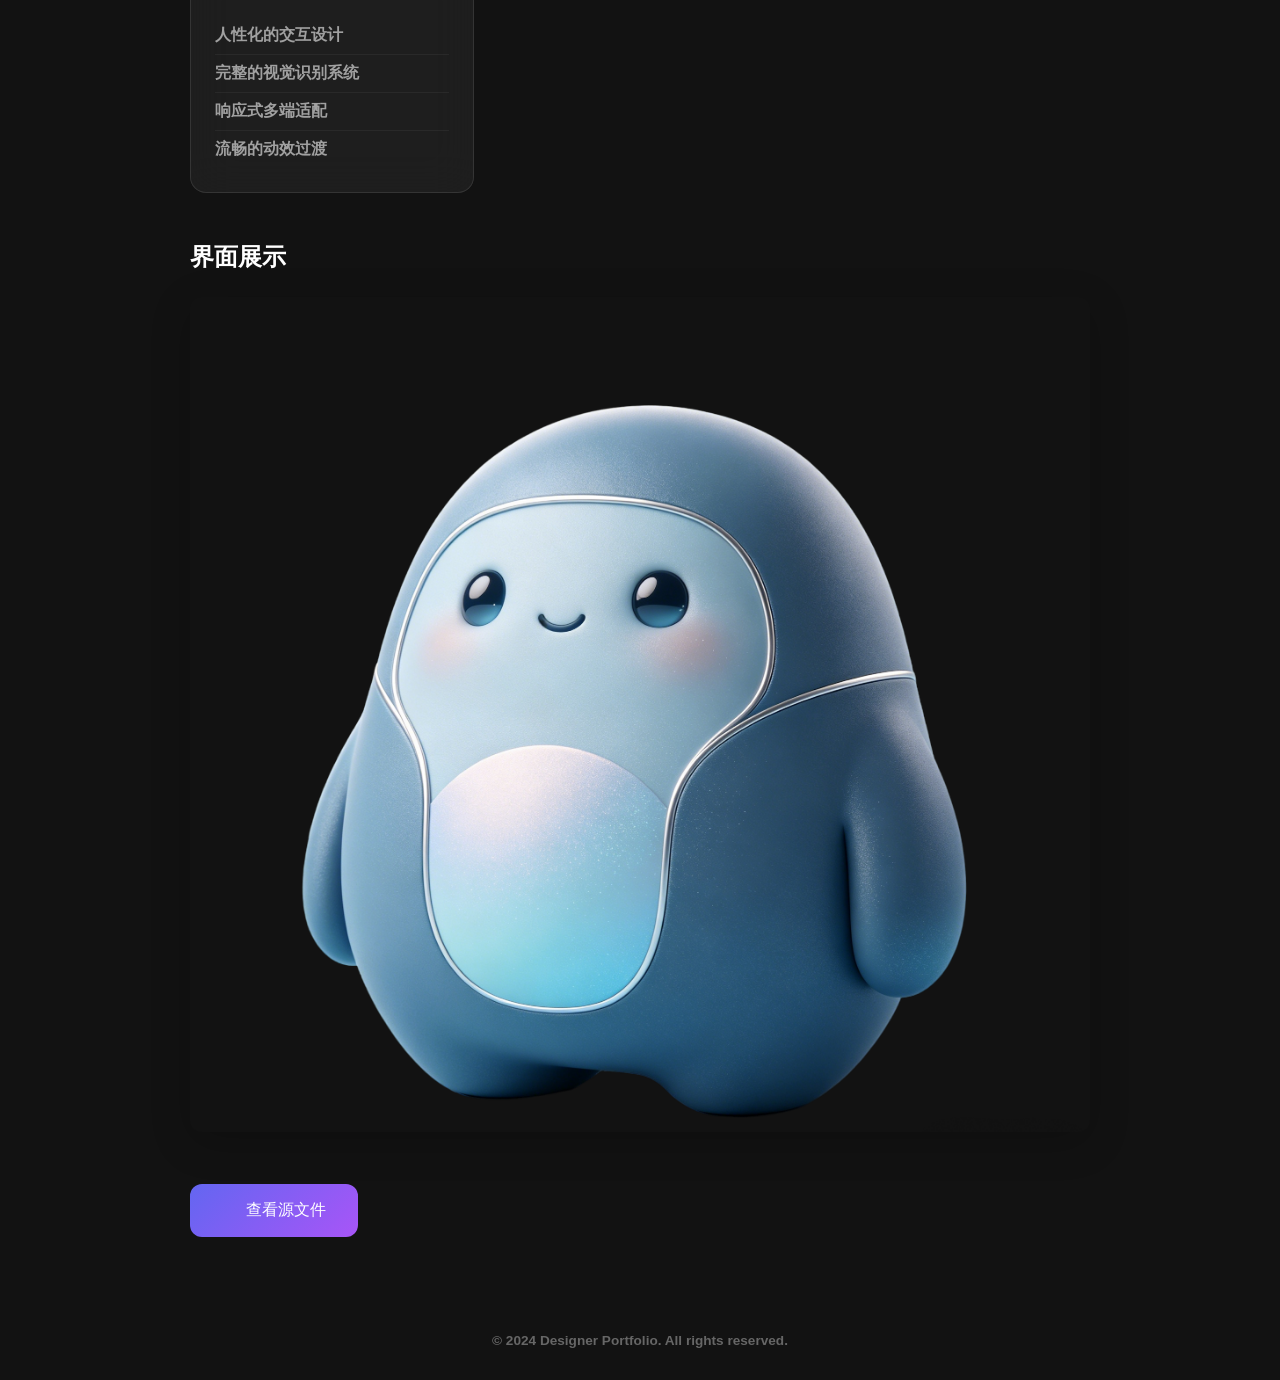
<file: work-hospital-app.html>
<!DOCTYPE html>
<html lang="zh-CN">
<head>
    <meta charset="UTF-8">
    <meta name="viewport" content="width=device-width, initial-scale=1.0">
    <title>鍖婚櫌浼翠荆App - Designer Portfolio</title>
    <link rel="icon" href="favicon.ico" type="image/x-icon">
    <link rel="stylesheet" href="css/styles.css">    <svg xmlns="http://www.w3.org/2000/svg" style="display: none;">
        <symbol id="icon-bars" viewBox="0 0 24 24">
            <path fill="currentColor" d="M3 18h18v-2H3v2zm0-5h18v-2H3v2zm0-7v2h18V6H3z"/>
        </symbol>
        <symbol id="icon-moon" viewBox="0 0 24 24">
            <path fill="currentColor" d="M21 12.79A9 9 0 1 1 11.21 3 7 7 0 0 0 21 12.79z"/>
        </symbol>
        <symbol id="icon-sun" viewBox="0 0 24 24">
            <path fill="currentColor" d="M6.76 4.84l-1.8-1.79-1.41 1.41 1.79 1.79 1.42-1.41zM4 10.5H1v2h3v-2zm9-9.95h-2V3.5h2V.55zm7.45 3.91l-1.41-1.41-1.79 1.79 1.41 1.41 1.79-1.79zm-3.21 13.7l1.79 1.8 1.41-1.41-1.8-1.79-1.4 1.4zM20 10.5v2h3v-2h-3zm-8-5c-3.31 0-6 2.69-6 6s2.69 6 6 6 6-2.69 6-6-2.69-6-6-6zm-1 16.95h2V19.5h-2v2.95zm-7.45-3.91l1.41 1.41 1.79-1.8-1.41-1.41-1.79 1.8z"/>
        </symbol>
        <symbol id="icon-home" viewBox="0 0 24 24">
            <path fill="currentColor" d="M10 20v-6h4v6h5v-8h3L12 3 2 12h3v8z"/>
        </symbol>
        <symbol id="icon-folder-open" viewBox="0 0 24 24">
            <path fill="currentColor" d="M20 6h-8l-2-2H4c-1.1 0-1.99.9-1.99 2L2 18c0 1.1.9 2 2 2h16c1.1 0 2-.9 2-2V8c0-1.1-.9-2-2-2zm0 12H4V8h16v10z"/>
        </symbol>
        <symbol id="icon-user" viewBox="0 0 24 24">
            <path fill="currentColor" d="M12 12c2.21 0 4-1.79 4-4s-1.79-4-4-4-4 1.79-4 4 1.79 4 4 4zm0 2c-2.67 0-8 1.34-8 4v2h16v-2c0-2.66-5.33-4-8-4z"/>
        </symbol>
        <symbol id="icon-envelope" viewBox="0 0 24 24">
            <path fill="currentColor" d="M20 4H4c-1.1 0-1.99.9-1.99 2L2 18c0 1.1.9 2 2 2h16c1.1 0 2-.9 2-2V6c0-1.1-.9-2-2-2zm0 4l-8 5-8-5V6l8 5 8-5v2z"/>
        </symbol>
        <symbol id="icon-arrow-left" viewBox="0 0 24 24">
            <path fill="currentColor" d="M15.41 7.41L14 6l-6 6 6 6 1.41-1.41L10.83 12l4.58-4.59z"/>
        </symbol>
        <symbol id="icon-palette" viewBox="0 0 24 24">
            <path fill="currentColor" d="M20 2H4c-1.1 0-2 .9-2 2v16c0 1.1.9 2 2 2h16c1.1 0 2-.9 2-2V4c0-1.1-.9-2-2-2zM9 18c-1.66 0-3-1.34-3-3s1.34-3 3-3 3 1.34 3 3-1.34 3-3 3zm4-8c0 1.1-.9 2-2 2s-2-.9-2-2 .9-2 2-2 2 .9 2 2zm4 4c-1.66 0-3-1.34-3-3s1.34-3 3-3 3 1.34 3 3-1.34 3-3 3z"/>
        </symbol>
        <symbol id="icon-weibo" viewBox="0 0 24 24">
            <path fill="currentColor" d="M10.098 20.323c-3.977.391-7.414-1.406-7.672-4.02-.259-2.609 2.759-5.047 6.74-5.441 3.979-.394 7.413 1.404 7.671 4.018.259 2.6-2.759 5.049-6.739 5.443zM9.05 17.219c-.384.156-1.758.657-1.758.657s-.211-.085-.372-.18c-.327-.193-.458-.384-.64-.728-.362-.709-.421-1.799.279-2.779.709-.977 2.072-1.29 3.296-.876 1.223.415 1.972 1.799 1.61 2.899-.18.458-.635.747-1.057.957l-.942.337zm-2.176-4.227c-1.538.614-2.426 2.073-1.812 3.611.614 1.539 2.073 2.427 3.611 1.812 1.539-.614 2.427-2.073 1.813-3.611-.613-1.539-2.072-2.427-3.612-1.812zm9.082 1.526c-.073-.577-.529-1.034-1.106-1.107-1.578-.274-3.27.899-3.544 2.477-.274 1.579.899 3.27 2.477 3.544.577.073 1.034-.529 1.107-1.106.107-.842-.359-1.619-1.034-2.008-.675-.39-1.51-.421-2.206-.133-.825.344-1.35.825-1.626 1.579-.275.753-.068 1.578.534 2.18.602.602 1.427.809 2.18.534.753-.276 1.235-.801 1.579-1.626.289-.696.258-1.531-.133-2.206-.389-.675-1.166-1.141-2.008-1.034zm3.544-1.451c-.2-.722-.793-1.215-1.515-1.415-1.176-.324-2.426.211-2.918 1.292-.492 1.08-.092 2.33.99 3.119.541.406 1.182.664 1.872.664.849 0 1.661-.384 2.161-1.057.5-.675.541-1.578.18-2.603-.123-.415-.359-.777-.605-1.00z"/>
        </symbol>
        <symbol id="icon-pinterest" viewBox="0 0 24 24">
            <path fill="currentColor" d="M12 2.163c3.204 0 3.584.012 4.85.07 3.252.148 4.771 1.691 4.919 4.919.058 1.265.069 1.645.069 4.849 0 3.205-.012 3.584-.069 4.849-.149 3.225-1.664 4.771-4.919 4.919-1.266.058-1.644.07-4.85.07-3.204 0-3.584-.012-4.849-.07-3.26-.149-4.771-1.699-4.919-4.92-.058-1.265-.07-1.644-.07-4.849 0-3.204.013-3.583.07-4.849.149-3.227 1.664-4.771 4.919-4.919 1.266-.057 1.645-.069 4.849-.069zM12 0C8.741 0 8.333.014 7.053.072 2.695.272.273 2.69.073 7.052.014 8.333 0 8.741 0 12c0 3.259.014 3.668.072 4.948.2 4.358 2.618 6.78 6.98 6.98C8.333 23.986 8.741 24 12 24c3.259 0 3.668-.014 4.948-.072 4.354-.2 6.782-2.618 6.979-6.98.059-1.28.073-1.689.073-4.948 0-3.259-.014-3.667-.072-4.947-.196-4.354-2.617-6.78-6.979-6.98C15.668.014 15.259 0 12 0zm0 5.838a6.162 6.162 0 100 12.324 6.162 6.162 0 000-12.324zM12 16a4 4 0 110-8 4 4 0 010 8zm6.406-11.845a1.44 1.44 0 100 2.881 1.44 1.44 0 000-2.881z"/>
        </symbol>
    </svg>
</head>
<body>
    <div class="gradient-orb gradient-orb-1"></div>
    <div class="gradient-orb gradient-orb-2"></div>

    <nav>
        <div class="nav-container">
            <div class="nav-logo">
                <a href="index.html">
                    <svg width="32" height="32" viewBox="0 0 32 32" fill="none" xmlns="http://www.w3.org/2000/svg">
                        <rect x="4" y="8" width="24" height="20" rx="4" fill="url(#gradient)"/>
                        <rect x="8" y="12" width="6" height="6" rx="2" fill="#ffffff" opacity="0.9"/>
                        <rect x="18" y="12" width="6" height="6" rx="2" fill="#ffffff" opacity="0.6"/>
                        <rect x="8" y="20" width="16" height="4" rx="2" fill="#ffffff" opacity="0.8"/>
                        <defs>
                            <linearGradient id="gradient" x1="0%" y1="0%" x2="100%" y2="100%">
                                <stop offset="0%" style="stop-color:#6366f1"/>
                                <stop offset="100%" style="stop-color:#a855f7"/>
                            </linearGradient>
                        </defs>
                    </svg>
                </a>
            </div>
            <button class="menu-toggle" id="menuToggle">
                <svg class="icon" viewBox="0 0 24 24"><use href="#icon-bars"/></svg>
            </button>
            <div class="theme-toggle" id="themeToggle">
                <svg class="icon" viewBox="0 0 24 24"><use href="#icon-moon"/></svg>
            </div>
            <ul class="nav-links" id="navLinks">
                <li><a href="index.html" data-text="首页"><div class="nav-content"><div class="nav-front"><span>首页</span></div><div class="nav-back"><svg class="icon" viewBox="0 0 24 24"><use href="#icon-home"/></svg></div></div></a></li>
                <li><a href="works.html" class="active" data-text="个人作品"><div class="nav-content"><div class="nav-front"><span>个人作品</span></div><div class="nav-back"><svg class="icon" viewBox="0 0 24 24"><use href="#icon-folder-open"/></svg></div></div></a></li>
                <li><a href="resume.html" data-text="个人履历"><div class="nav-content"><div class="nav-front"><span>个人履历</span></div><div class="nav-back"><svg class="icon" viewBox="0 0 24 24"><use href="#icon-user"/></svg></div></div></a></li>
                <li><a href="contact.html" data-text="联系方式"><div class="nav-content"><div class="nav-front"><span>联系方式</span></div><div class="nav-back"><svg class="icon" viewBox="0 0 24 24"><use href="#icon-envelope"/></svg></div></div></a></li>
            </ul>
        </div>
    </nav>

    <section>
        <div class="container work-detail-container">
            <div class="work-back-link">
                <a href="works.html"><svg class="icon" viewBox="0 0 24 24"><use href="#icon-arrow-left"/></svg> 返回作品</a>
            </div>
            
            <div class="work-header">
                <div class="work-hero">
                    <img src="images/%E5%8C%BB%E9%99%A2%E4%BC%B4%E4%BE%A3APP%E9%AB%98%E7%BA%A7%E8%93%9D%E8%89%B2%E7%B3%BBIP%E5%BD%A2%E8%B1%A1%E8%AE%BE%E8%AE%A1%E6%8F%90%E7%A4%BA%E8%AF%8D%20(1).png" class="work-hero-image" alt="作品封面">
                </div>
                
                <div class="work-meta">
                    <span class="work-tag">Mobile App</span>
                    <span class="work-tag">UI/UX</span>
                    <span class="work-tag">医疗健康</span>
                </div>
                
                <h1 class="work-title">医院伴侣 App</h1>
                
                <p class="work-description">
                    医院伴侣App是一款专为患者和家属设计的就医辅助应用，旨在提升就医体验，让医疗服务更加便捷高效。
                </p>
            </div>
            
            <div class="work-info-grid">
                <div class="info-card">
                    <h3>项目背景</h3>
                    <p>随着医疗信息化的发展，患者对便捷就医服务的需求日益增长。医院伴侣App致力于打造一站式就医服务平台，涵盖预约挂号、在线问诊、病历管理等核心功能。</p>
                </div>
                
                <div class="info-card">
                    <h3>设计理念</h3>
                    <p>采用蓝色为主调，传递专业、可信的医疗形象。通过简洁的界面设计和直观的交互流程，降低用户操作门槛，让不同年龄段的用户都能轻松使用。</p>
                </div>
                
                <div class="info-card">
                    <h3>核心功能</h3>
                    <ul>
                        <li>智能预约挂号系统</li>
                        <li>在线问诊咨询</li>
                        <li>电子病历管理</li>
                        <li>健康数据整合</li>
                        <li>医院导航导诊</li>
                    </ul>
                </div>
                
                <div class="info-card">
                    <h3>设计亮点</h3>
                    <ul>
                        <li>人性化的交互设计</li>
                        <li>完整的视觉识别系统</li>
                        <li>响应式多端适配</li>
                        <li>流畅的动效过渡</li>
                    </ul>
                </div>
            </div>
            
            <div class="work-showcase">
                <h2>界面展示</h2>
                <div class="showcase-grid">
                    <div class="showcase-item">
                        <img src="images/%E5%8C%BB%E9%99%A2%E4%BC%B4%E4%BE%A3APP%E9%AB%98%E7%BA%A7%E8%93%9D%E8%89%B2%E7%B3%BBIP%E5%BD%A2%E8%B1%A1%E8%AE%BE%E8%AE%A1%E6%8F%90%E7%A4%BA%E8%AF%8D%20(1).png" alt="界面展示1">
                    </div>
                </div>
            </div>
            
            <div class="work-action">
                <a href="https://www.figma.com/design/2YQje0VdXs9gMpRxxVeg7C/%E9%99%88%E6%B3%BD%E5%AE%87-app%E5%8C%BB%E9%99%A2%E4%BC%B4%E4%BE%A3?node-id=0-1&t=VzIpc3hFWBcW8oFZ-1" target="_blank" class="btn btn-primary">
                    <svg class="icon" viewBox="0 0 24 24"><use href="#icon-external-link"/></svg> 查看源文件
                </a>
            </div>
        </div>
    </section>

    <footer class="footer">
        <p>&copy; 2024 Designer Portfolio. All rights reserved.</p>
    </footer>

    <script src="js/main.js"></script>
</body>
</html>
</file>
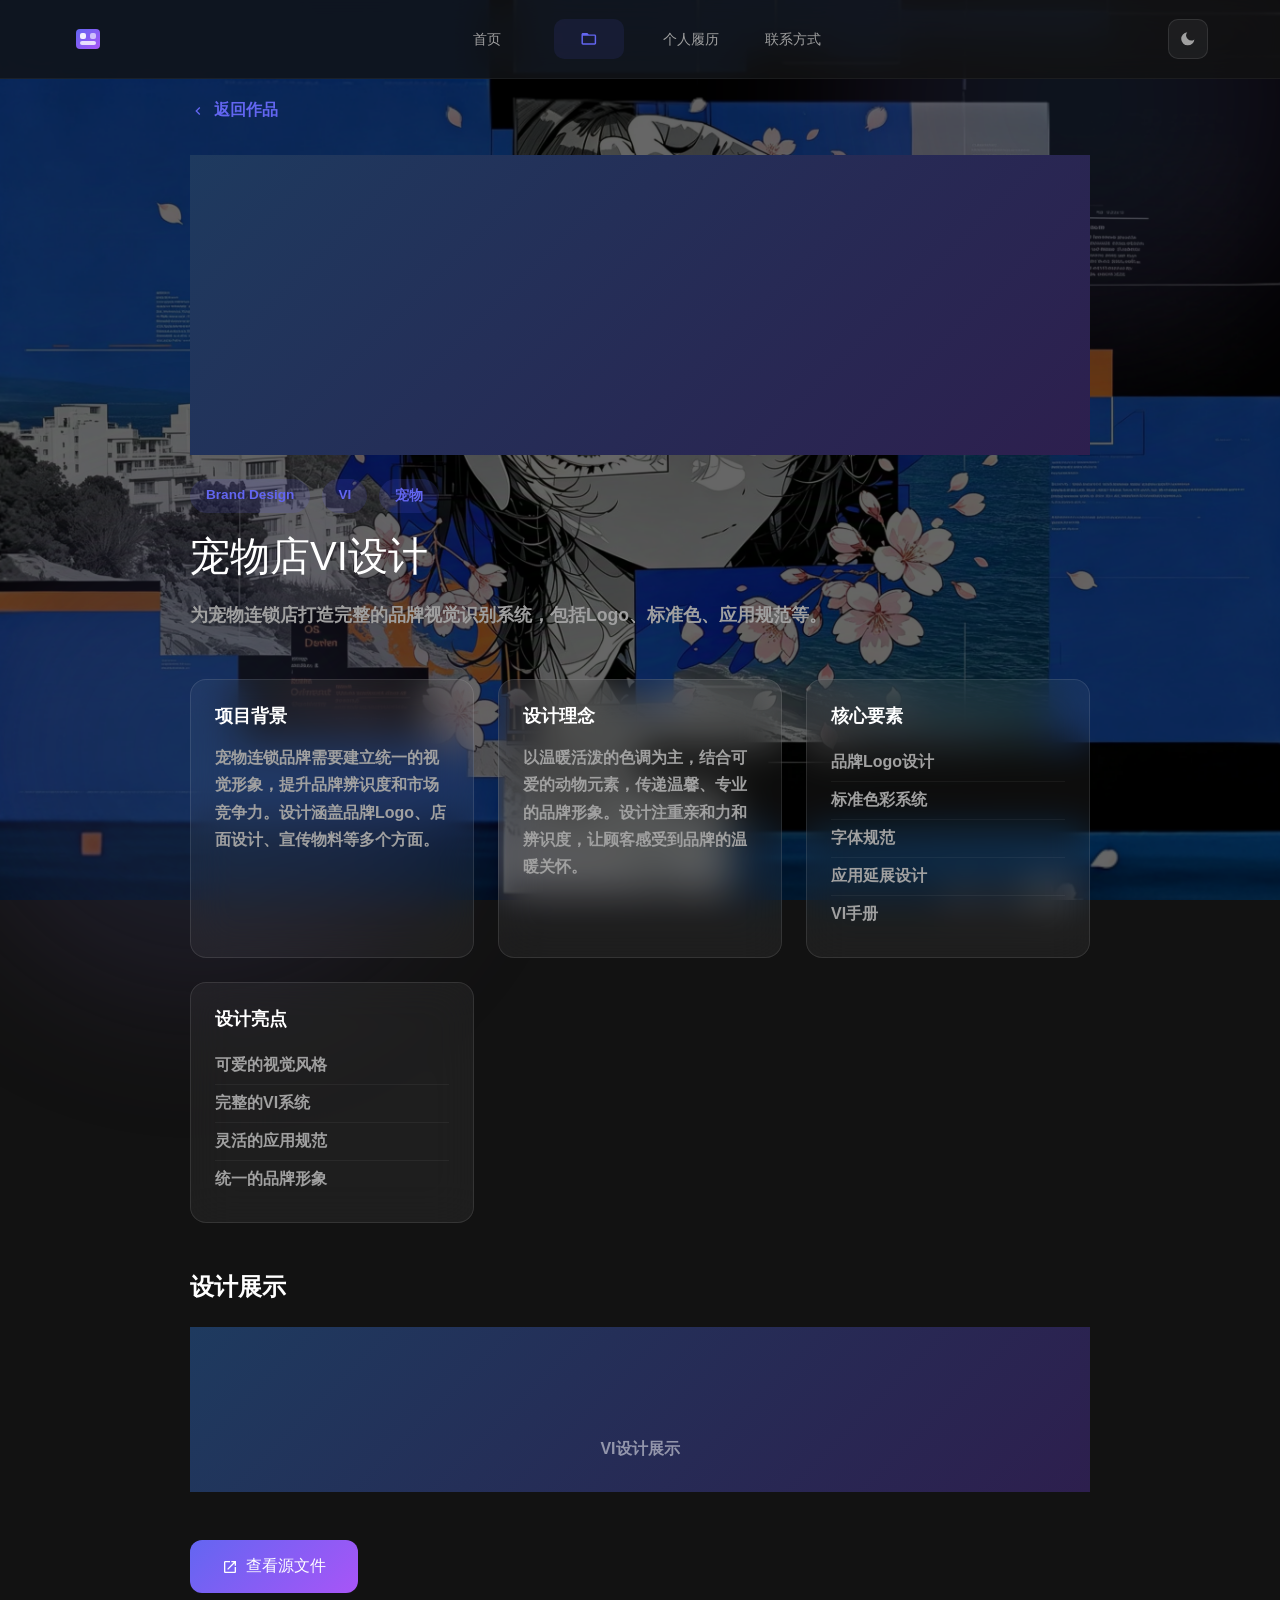
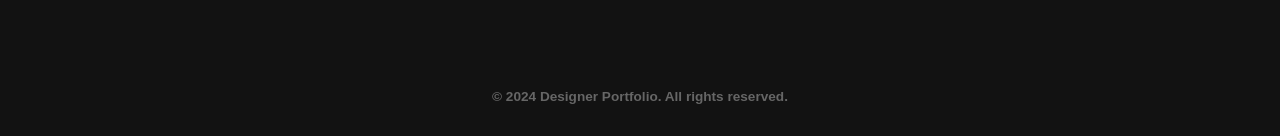
<file: work-pet-vi.html>
<!DOCTYPE html>
<html lang="zh-CN">
<head>
    <meta charset="UTF-8">
    <meta name="viewport" content="width=device-width, initial-scale=1.0">
    <title>Designer Portfolio - Pet VI</title>
    <link rel="icon" href="favicon.ico" type="image/x-icon">
    <link rel="stylesheet" href="css/styles.css">
    
    <svg xmlns="http://www.w3.org/2000/svg" style="display: none;">
        <symbol id="icon-bars" viewBox="0 0 24 24">
            <path fill="currentColor" d="M3 18h18v-2H3v2zm0-5h18v-2H3v2zm0-7v2h18V6H3z"/>
        </symbol>
        <symbol id="icon-moon" viewBox="0 0 24 24">
            <path fill="currentColor" d="M21 12.79A9 9 0 1 1 11.21 3 7 7 0 0 0 21 12.79z"/>
        </symbol>
        <symbol id="icon-sun" viewBox="0 0 24 24">
            <path fill="currentColor" d="M6.76 4.84l-1.8-1.79-1.41 1.41 1.79 1.79 1.42-1.41zM4 10.5H1v2h3v-2zm9-9.95h-2V3.5h2V.55zm7.45 3.91l1.41-1.41-1.79 1.79 1.41 1.41 1.79-1.79zm-3.21 13.7l1.79 1.8 1.41-1.41-1.8-1.79-1.4 1.4zM20 10.5v2h3v-2h-3zm-8-5c-3.31 0-6 2.69-6 6s2.69 6 6 6 6-2.69 6-6-2.69-6-6-6zm-1 16.95h2V19.5h-2v2.95zm-7.45-3.91l1.41 1.41 1.79-1.8-1.41-1.41-1.79 1.8z"/>
        </symbol>
        <symbol id="icon-home" viewBox="0 0 24 24">
            <path fill="currentColor" d="M10 20v-6h4v6h5v-8h3L12 3 2 12h3v8z"/>
        </symbol>
        <symbol id="icon-folder-open" viewBox="0 0 24 24">
            <path fill="currentColor" d="M20 6h-8l-2-2H4c-1.1 0-1.99.9-1.99 2L2 18c0 1.1.9 2 2 2h16c1.1 0 2-.9 2-2V8c0-1.1-.9-2-2-2zm0 12H4V8h16v10z"/>
        </symbol>
        <symbol id="icon-user" viewBox="0 0 24 24">
            <path fill="currentColor" d="M12 12c2.21 0 4-1.79 4-4s-1.79-4-4-4-4 1.79-4 4 1.79 4 4 4zm0 2c-2.67 0-8 1.34-8 4v2h16v-2c0-2.66-5.33-4-8-4z"/>
        </symbol>
        <symbol id="icon-envelope" viewBox="0 0 24 24">
            <path fill="currentColor" d="M20 4H4c-1.1 0-1.99.9-1.99 2L2 18c0 1.1.9 2 2 2h16c1.1 0 2-.9 2-2V6c0-1.1-.9-2-2-2zm0 4l-8 5-8-5V6l8 5 8-5v2z"/>
        </symbol>
        <symbol id="icon-arrow-left" viewBox="0 0 24 24">
            <path fill="currentColor" d="M15.41 7.41L14 6l-6 6 6 6 1.41-1.41L10.83 12l4.58-4.59z"/>
        </symbol>
        <symbol id="icon-external-link" viewBox="0 0 24 24">
            <path fill="currentColor" d="M19 19H5V5h7V3H5c-1.11 0-2 .9-2 2v14c0 1.1.89 2 2 2h14c1.1 0 2-.9 2-2v-7h-2v7zM14 3v2h3.59l-9.83 9.83 1.41 1.41L19 6.41V10h2V3h-7z"/>
        </symbol>
    </svg>
</head>
<body>
    <div class="gradient-orb gradient-orb-1"></div>
    <div class="gradient-orb gradient-orb-2"></div>

    <nav>
        <div class="nav-container">
            <div class="nav-logo">
                <a href="index.html">
                    <svg width="32" height="32" viewBox="0 0 32 32" fill="none" xmlns="http://www.w3.org/2000/svg">
                        <rect x="4" y="8" width="24" height="20" rx="4" fill="url(#gradient)"/>
                        <rect x="8" y="12" width="6" height="6" rx="2" fill="#ffffff" opacity="0.9"/>
                        <rect x="18" y="12" width="6" height="6" rx="2" fill="#ffffff" opacity="0.6"/>
                        <rect x="8" y="20" width="16" height="4" rx="2" fill="#ffffff" opacity="0.8"/>
                        <defs>
                            <linearGradient id="gradient" x1="0%" y1="0%" x2="100%" y2="100%">
                                <stop offset="0%" style="stop-color:#6366f1"/>
                                <stop offset="100%" style="stop-color:#a855f7"/>
                            </linearGradient>
                        </defs>
                    </svg>
                </a>
            </div>
            <button class="menu-toggle" id="menuToggle">
                <svg class="icon" viewBox="0 0 24 24"><use href="#icon-bars"/></svg>
            </button>
            <div class="theme-toggle" id="themeToggle">
                <svg class="icon" viewBox="0 0 24 24"><use href="#icon-moon"/></svg>
            </div>
            <ul class="nav-links" id="navLinks">
                <li><a href="index.html" data-text="首页"><div class="nav-content"><div class="nav-front"><span>首页</span></div><div class="nav-back"><svg class="icon" viewBox="0 0 24 24"><use href="#icon-home"/></svg></div></div></a></li>
                <li><a href="works.html" class="active" data-text="个人作品"><div class="nav-content"><div class="nav-front"><span>个人作品</span></div><div class="nav-back"><svg class="icon" viewBox="0 0 24 24"><use href="#icon-folder-open"/></svg></div></div></a></li>
                <li><a href="resume.html" data-text="个人履历"><div class="nav-content"><div class="nav-front"><span>个人履历</span></div><div class="nav-back"><svg class="icon" viewBox="0 0 24 24"><use href="#icon-user"/></svg></div></div></a></li>
                <li><a href="contact.html" data-text="联系方式"><div class="nav-content"><div class="nav-front"><span>联系方式</span></div><div class="nav-back"><svg class="icon" viewBox="0 0 24 24"><use href="#icon-envelope"/></svg></div></div></a></li>
            </ul>
        </div>
    </nav>

    <section>
        <div class="container work-detail-container">
            <div class="work-back-link">
                <a href="works.html"><svg class="icon" viewBox="0 0 24 24"><use href="#icon-arrow-left"/></svg> 返回作品</a>
            </div>
            
            <div class="work-header">
                <div class="work-hero">
                    <div style="background: linear-gradient(135deg, #1e3a5f 0%, #2d1f4e 100%); display: flex; justify-content: center; align-items: center; height: 300px;">
                        <svg class="icon" viewBox="0 0 24 24" style="width: 6rem; height: 6rem; color: rgba(255, 255, 255, 0.3);"><use href="#icon-file-pdf"/></svg>
                    </div>
                </div>
                
                <div class="work-meta">
                    <span class="work-tag">Brand Design</span>
                    <span class="work-tag">VI</span>
                    <span class="work-tag">宠物</span>
                </div>
                
                <h1 class="work-title">宠物店VI设计</h1>
                
                <p class="work-description">
                    为宠物连锁店打造完整的品牌视觉识别系统，包括Logo、标准色、应用规范等。
                </p>
            </div>
            
            <div class="work-info-grid">
                <div class="info-card">
                    <h3>项目背景</h3>
                    <p>宠物连锁品牌需要建立统一的视觉形象，提升品牌辨识度和市场竞争力。设计涵盖品牌Logo、店面设计、宣传物料等多个方面。</p>
                </div>
                
                <div class="info-card">
                    <h3>设计理念</h3>
                    <p>以温暖活泼的色调为主，结合可爱的动物元素，传递温馨、专业的品牌形象。设计注重亲和力和辨识度，让顾客感受到品牌的温暖关怀。</p>
                </div>
                
                <div class="info-card">
                    <h3>核心要素</h3>
                    <ul>
                        <li>品牌Logo设计</li>
                        <li>标准色彩系统</li>
                        <li>字体规范</li>
                        <li>应用延展设计</li>
                        <li>VI手册</li>
                    </ul>
                </div>
                
                <div class="info-card">
                    <h3>设计亮点</h3>
                    <ul>
                        <li>可爱的视觉风格</li>
                        <li>完整的VI系统</li>
                        <li>灵活的应用规范</li>
                        <li>统一的品牌形象</li>
                    </ul>
                </div>
            </div>
            
            <div class="work-showcase">
                <h2>设计展示</h2>
                <div class="showcase-grid">
                    <div class="showcase-item">
                        <div style="background: linear-gradient(135deg, #1e3a5f 0%, #2d1f4e 100%); padding: 2rem; text-align: center;">
                            <svg class="icon" viewBox="0 0 24 24" style="width: 4rem; height: 4rem; color: rgba(255, 255, 255, 0.5);"><use href="#icon-file-pdf"/></svg>
                            <p style="color: rgba(255, 255, 255, 0.5); margin-top: 1rem;">VI设计展示</p>
                        </div>
                    </div>
                </div>
            </div>
            
            <div class="work-action">
                <a href="#" target="_blank" class="btn btn-primary">
                    <svg class="icon" viewBox="0 0 24 24"><use href="#icon-external-link"/></svg> 查看源文件
                </a>
            </div>
        </div>
    </section>

    <footer class="footer">
        <p>&copy; 2024 Designer Portfolio. All rights reserved.</p>
    </footer>

    <script src="js/main.js"></script>
</body>
</html>
</file>
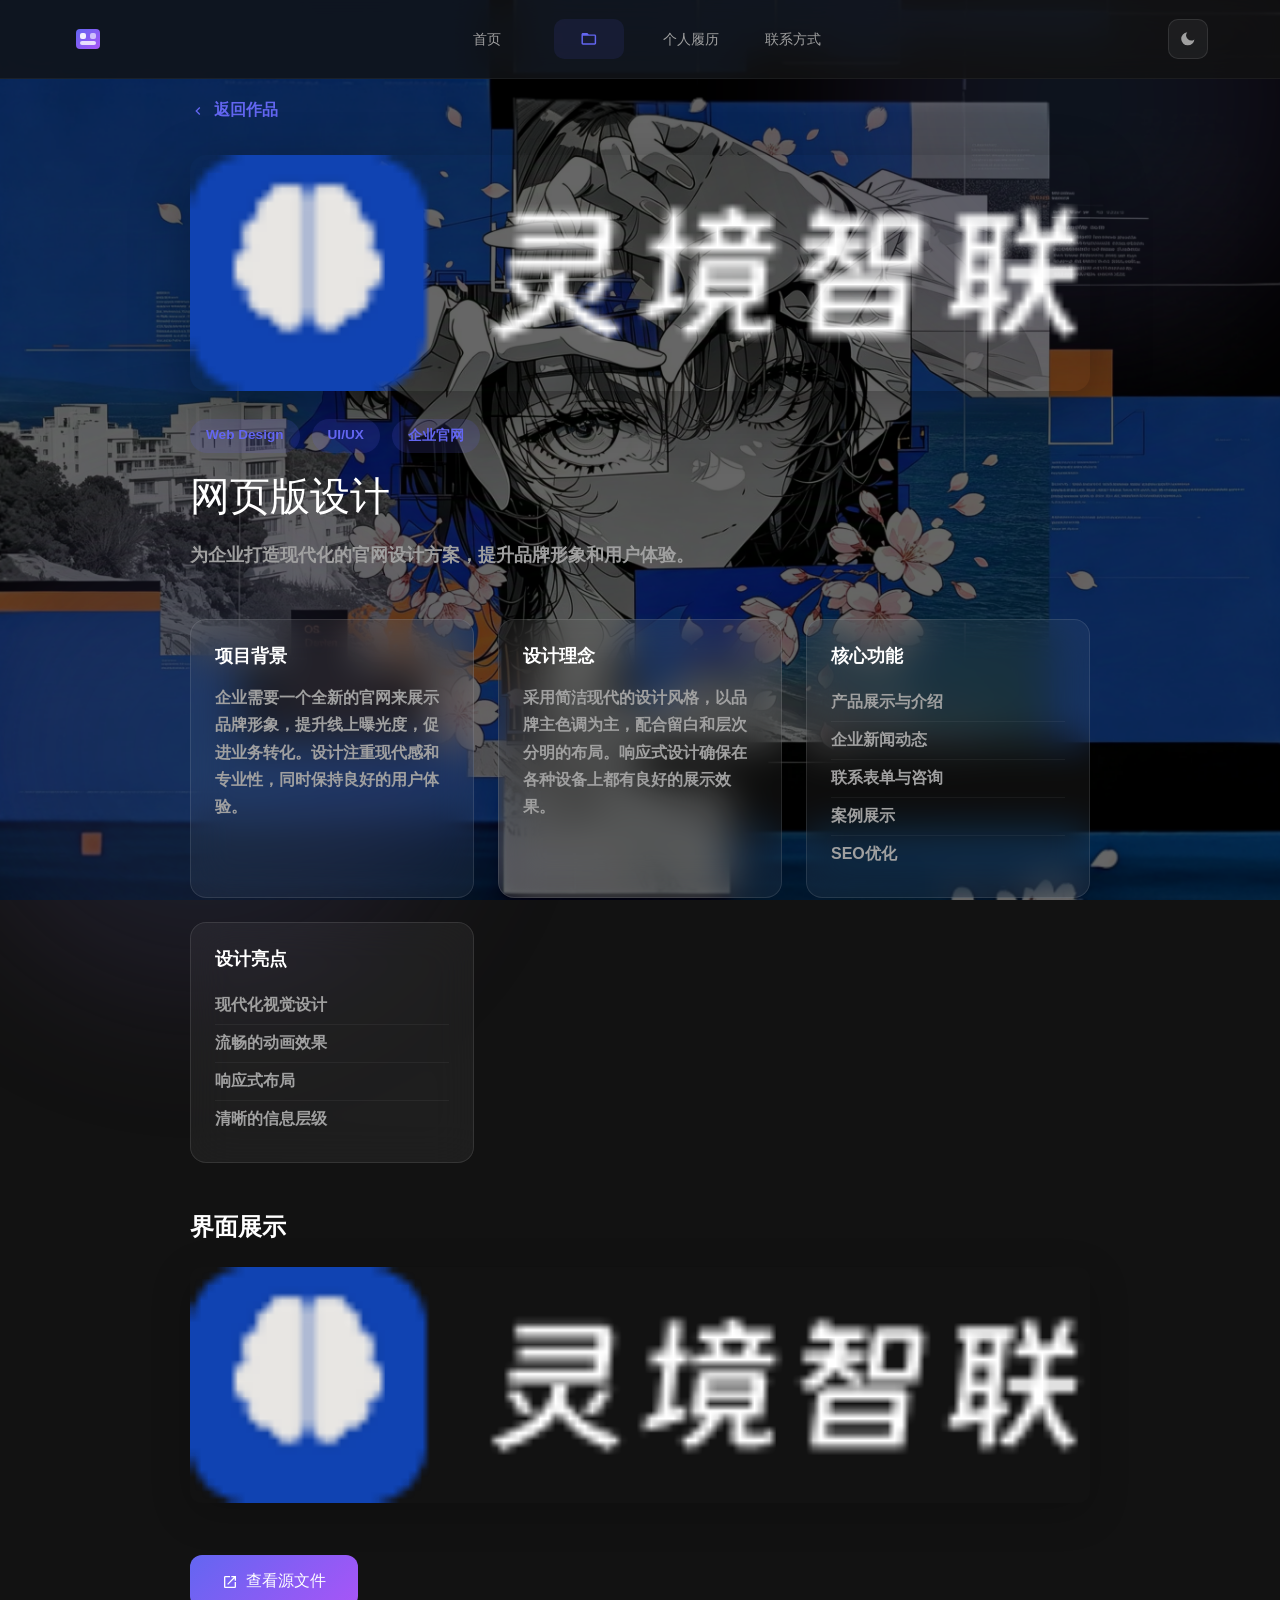
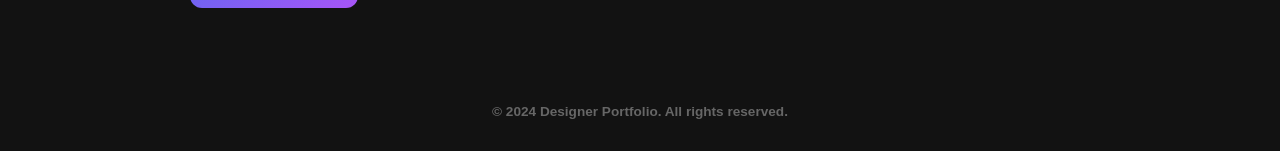
<file: work-web-design.html>
<!DOCTYPE html>
<html lang="zh-CN">
<head>
    <meta charset="UTF-8">
    <meta name="viewport" content="width=device-width, initial-scale=1.0">
    <title>Designer Portfolio - Web Design</title>
    <link rel="icon" href="favicon.ico" type="image/x-icon">
    <link rel="stylesheet" href="css/styles.css">
    
    <svg xmlns="http://www.w3.org/2000/svg" style="display: none;">
        <symbol id="icon-bars" viewBox="0 0 24 24">
            <path fill="currentColor" d="M3 18h18v-2H3v2zm0-5h18v-2H3v2zm0-7v2h18V6H3z"/>
        </symbol>
        <symbol id="icon-moon" viewBox="0 0 24 24">
            <path fill="currentColor" d="M21 12.79A9 9 0 1 1 11.21 3 7 7 0 0 0 21 12.79z"/>
        </symbol>
        <symbol id="icon-sun" viewBox="0 0 24 24">
            <path fill="currentColor" d="M6.76 4.84l-1.8-1.79-1.41 1.41 1.79 1.79 1.42-1.41zM4 10.5H1v2h3v-2zm9-9.95h-2V3.5h2V.55zm7.45 3.91l-1.41-1.41-1.79 1.79 1.41 1.41 1.79-1.79zm-3.21 13.7l1.79 1.8 1.41-1.41-1.8-1.79-1.4 1.4zM20 10.5v2h3v-2h-3zm-8-5c-3.31 0-6 2.69-6 6s2.69 6 6 6 6-2.69 6-6-2.69-6-6-6zm-1 16.95h2V19.5h-2v2.95zm-7.45-3.91l1.41 1.41 1.79-1.8-1.41-1.41-1.79 1.8z"/>
        </symbol>
        <symbol id="icon-home" viewBox="0 0 24 24">
            <path fill="currentColor" d="M10 20v-6h4v6h5v-8h3L12 3 2 12h3v8z"/>
        </symbol>
        <symbol id="icon-folder-open" viewBox="0 0 24 24">
            <path fill="currentColor" d="M20 6h-8l-2-2H4c-1.1 0-1.99.9-1.99 2L2 18c0 1.1.9 2 2 2h16c1.1 0 2-.9 2-2V8c0-1.1-.9-2-2-2zm0 12H4V8h16v10z"/>
        </symbol>
        <symbol id="icon-user" viewBox="0 0 24 24">
            <path fill="currentColor" d="M12 12c2.21 0 4-1.79 4-4s-1.79-4-4-4-4 1.79-4 4 1.79 4 4 4zm0 2c-2.67 0-8 1.34-8 4v2h16v-2c0-2.66-5.33-4-8-4z"/>
        </symbol>
        <symbol id="icon-envelope" viewBox="0 0 24 24">
            <path fill="currentColor" d="M20 4H4c-1.1 0-1.99.9-1.99 2L2 18c0 1.1.9 2 2 2h16c1.1 0 2-.9 2-2V6c0-1.1-.9-2-2-2zm0 4l-8 5-8-5V6l8 5 8-5v2z"/>
        </symbol>
        <symbol id="icon-arrow-left" viewBox="0 0 24 24">
            <path fill="currentColor" d="M15.41 7.41L14 6l-6 6 6 6 1.41-1.41L10.83 12l4.58-4.59z"/>
        </symbol>
        <symbol id="icon-external-link" viewBox="0 0 24 24">
            <path fill="currentColor" d="M19 19H5V5h7V3H5c-1.11 0-2 .9-2 2v14c0 1.1.89 2 2 2h14c1.1 0 2-.9 2-2v-7h-2v7zM14 3v2h3.59l-9.83 9.83 1.41 1.41L19 6.41V10h2V3h-7z"/>
        </symbol>
    </svg>
</head>
<body>
    <div class="gradient-orb gradient-orb-1"></div>
    <div class="gradient-orb gradient-orb-2"></div>

    <nav>
        <div class="nav-container">
            <div class="nav-logo">
                <a href="index.html">
                    <svg width="32" height="32" viewBox="0 0 32 32" fill="none" xmlns="http://www.w3.org/2000/svg">
                        <rect x="4" y="8" width="24" height="20" rx="4" fill="url(#gradient)"/>
                        <rect x="8" y="12" width="6" height="6" rx="2" fill="#ffffff" opacity="0.9"/>
                        <rect x="18" y="12" width="6" height="6" rx="2" fill="#ffffff" opacity="0.6"/>
                        <rect x="8" y="20" width="16" height="4" rx="2" fill="#ffffff" opacity="0.8"/>
                        <defs>
                            <linearGradient id="gradient" x1="0%" y1="0%" x2="100%" y2="100%">
                                <stop offset="0%" style="stop-color:#6366f1"/>
                                <stop offset="100%" style="stop-color:#a855f7"/>
                            </linearGradient>
                        </defs>
                    </svg>
                </a>
            </div>
            <button class="menu-toggle" id="menuToggle">
                <svg class="icon" viewBox="0 0 24 24"><use href="#icon-bars"/></svg>
            </button>
            <div class="theme-toggle" id="themeToggle">
                <svg class="icon" viewBox="0 0 24 24"><use href="#icon-moon"/></svg>
            </div>
            <ul class="nav-links" id="navLinks">
                <li><a href="index.html" data-text="首页"><div class="nav-content"><div class="nav-front"><span>首页</span></div><div class="nav-back"><svg class="icon" viewBox="0 0 24 24"><use href="#icon-home"/></svg></div></div></a></li>
                <li><a href="works.html" class="active" data-text="个人作品"><div class="nav-content"><div class="nav-front"><span>个人作品</span></div><div class="nav-back"><svg class="icon" viewBox="0 0 24 24"><use href="#icon-folder-open"/></svg></div></div></a></li>
                <li><a href="resume.html" data-text="个人履历"><div class="nav-content"><div class="nav-front"><span>个人履历</span></div><div class="nav-back"><svg class="icon" viewBox="0 0 24 24"><use href="#icon-user"/></svg></div></div></a></li>
                <li><a href="contact.html" data-text="联系方式"><div class="nav-content"><div class="nav-front"><span>联系方式</span></div><div class="nav-back"><svg class="icon" viewBox="0 0 24 24"><use href="#icon-envelope"/></svg></div></div></a></li>
            </ul>
        </div>
    </nav>

    <section>
        <div class="container work-detail-container">
            <div class="work-back-link">
                <a href="works.html"><svg class="icon" viewBox="0 0 24 24"><use href="#icon-arrow-left"/></svg> 返回作品</a>
            </div>
            
            <div class="work-header">
                <div class="work-hero">
                    <img src="images/Frame 10.png" class="work-hero-image" alt="作品封面">
                </div>
                
                <div class="work-meta">
                    <span class="work-tag">Web Design</span>
                    <span class="work-tag">UI/UX</span>
                    <span class="work-tag">企业官网</span>
                </div>
                
                <h1 class="work-title">网页版设计</h1>
                
                <p class="work-description">
                    为企业打造现代化的官网设计方案，提升品牌形象和用户体验。
                </p>
            </div>
            
            <div class="work-info-grid">
                <div class="info-card">
                    <h3>项目背景</h3>
                    <p>企业需要一个全新的官网来展示品牌形象，提升线上曝光度，促进业务转化。设计注重现代感和专业性，同时保持良好的用户体验。</p>
                </div>
                
                <div class="info-card">
                    <h3>设计理念</h3>
                    <p>采用简洁现代的设计风格，以品牌主色调为主，配合留白和层次分明的布局。响应式设计确保在各种设备上都有良好的展示效果。</p>
                </div>
                
                <div class="info-card">
                    <h3>核心功能</h3>
                    <ul>
                        <li>产品展示与介绍</li>
                        <li>企业新闻动态</li>
                        <li>联系表单与咨询</li>
                        <li>案例展示</li>
                        <li>SEO优化</li>
                    </ul>
                </div>
                
                <div class="info-card">
                    <h3>设计亮点</h3>
                    <ul>
                        <li>现代化视觉设计</li>
                        <li>流畅的动画效果</li>
                        <li>响应式布局</li>
                        <li>清晰的信息层级</li>
                    </ul>
                </div>
            </div>
            
            <div class="work-showcase">
                <h2>界面展示</h2>
                <div class="showcase-grid">
                    <div class="showcase-item">
                        <img src="images/Frame 10.png" alt="界面展示1">
                    </div>
                </div>
            </div>
            
            <div class="work-action">
                <a href="#" target="_blank" class="btn btn-primary">
                    <svg class="icon" viewBox="0 0 24 24"><use href="#icon-external-link"/></svg> 查看源文件
                </a>
            </div>
        </div>
    </section>

    <footer class="footer">
        <p>&copy; 2024 Designer Portfolio. All rights reserved.</p>
    </footer>

    <script src="js/main.js"></script>
</body>
</html>
</file>
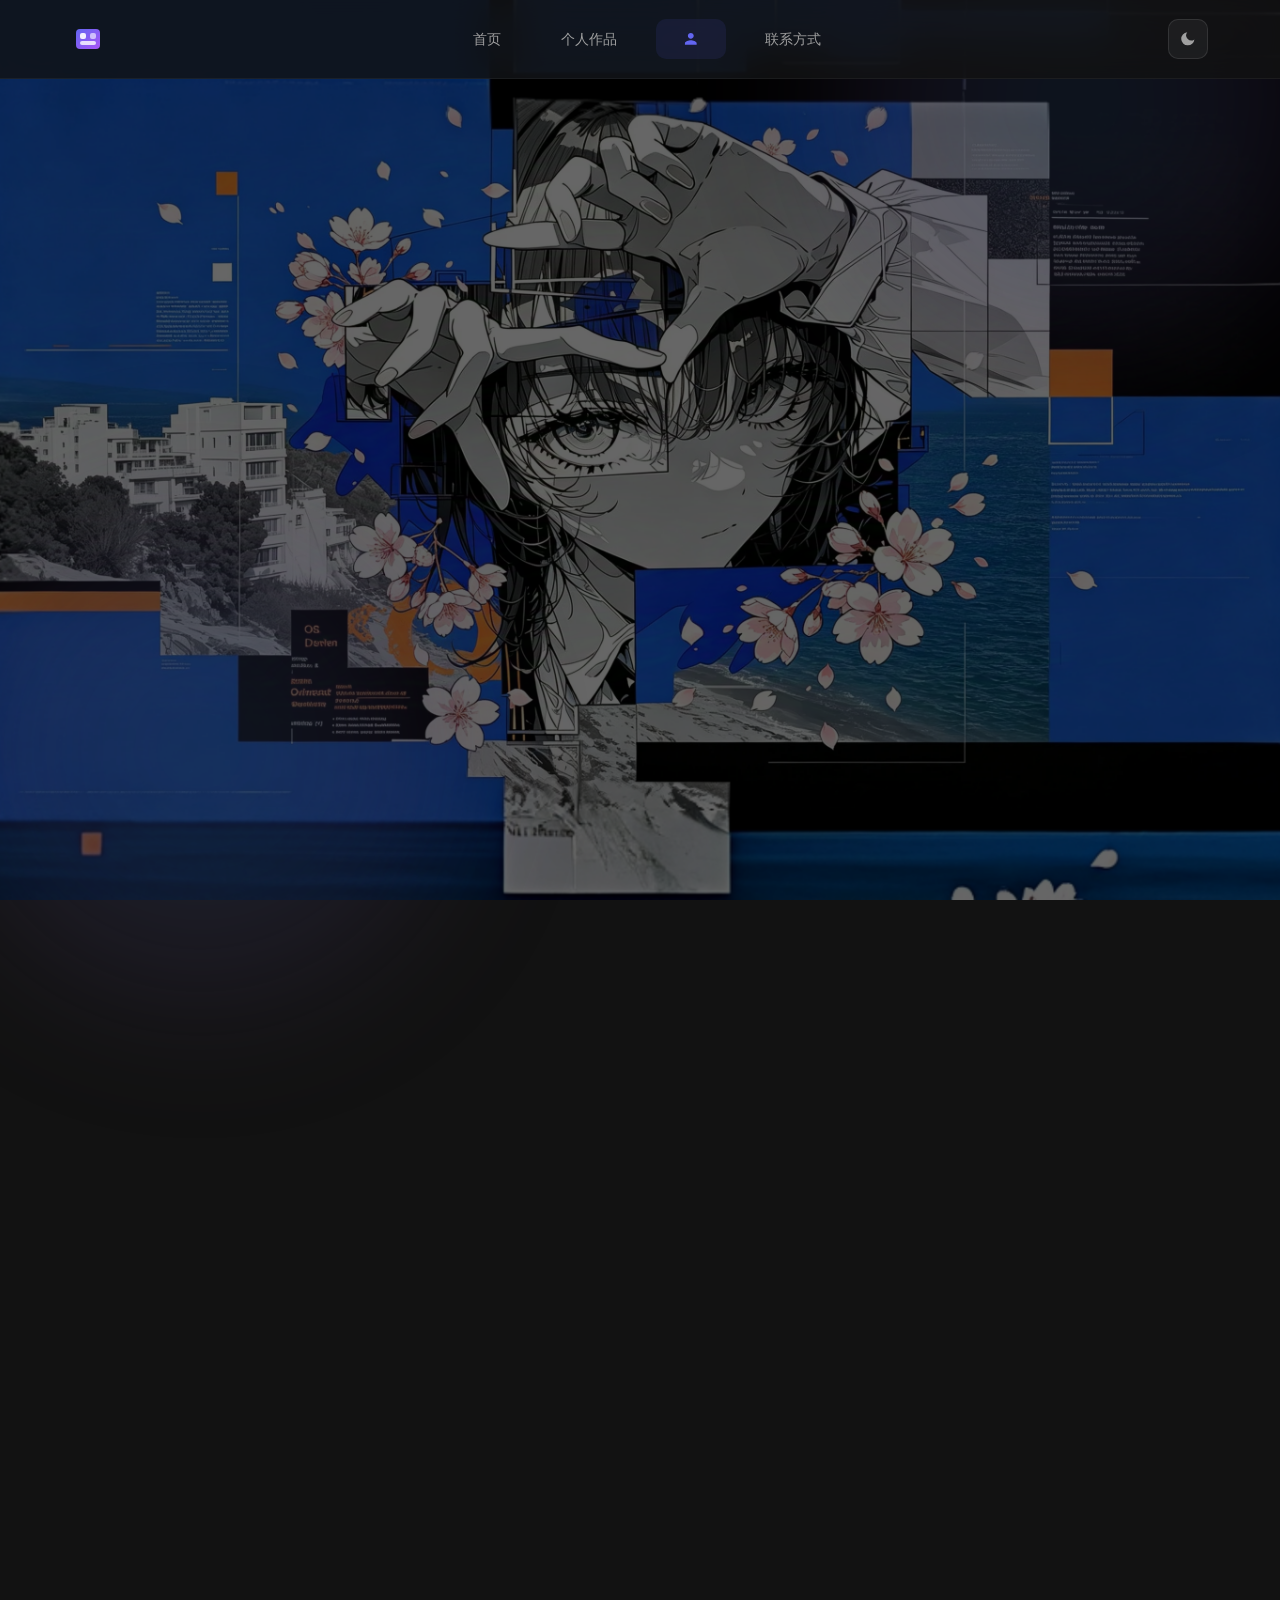
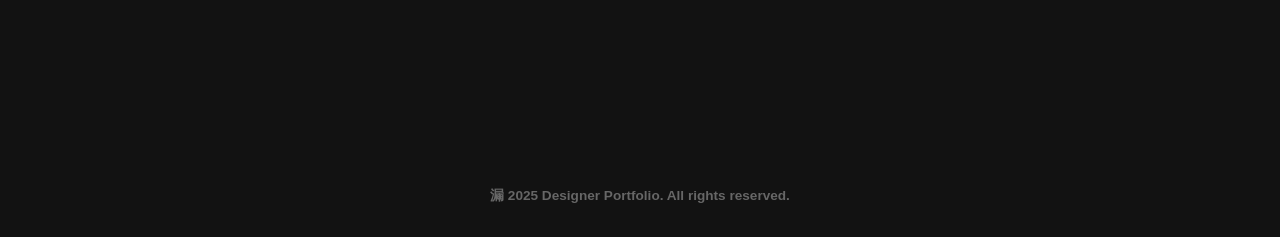
<file: works.html>
<!DOCTYPE html>
<html lang="zh-CN">
<head>
    <meta charset="UTF-8">
    <meta name="viewport" content="width=device-width, initial-scale=1.0">
    <title>Designer Portfolio - Works</title>
    <link rel="icon" href="favicon.ico" type="image/x-icon">
    <link rel="stylesheet" href="css/styles.css">
    
    <svg xmlns="http://www.w3.org/2000/svg" style="display: none;">
        <symbol id="icon-bars" viewBox="0 0 24 24">
            <path fill="currentColor" d="M3 18h18v-2H3v2zm0-5h18v-2H3v2zm0-7v2h18V6H3z"/>
        </symbol>
        <symbol id="icon-moon" viewBox="0 0 24 24">
            <path fill="currentColor" d="M21 12.79A9 9 0 1 1 11.21 3 7 7 0 0 0 21 12.79z"/>
        </symbol>
        <symbol id="icon-sun" viewBox="0 0 24 24">
            <path fill="currentColor" d="M6.76 4.84l-1.8-1.79-1.41 1.41 1.79 1.79 1.42-1.41zM4 10.5H1v2h3v-2zm9-9.95h-2V3.5h2V.55zm7.45 3.91l-1.41-1.41-1.79 1.79 1.41 1.41 1.79-1.79zm-3.21 13.7l1.79 1.8 1.41-1.41-1.8-1.79-1.4 1.4zM20 10.5v2h3v-2h-3zm-8-5c-3.31 0-6 2.69-6 6s2.69 6 6 6 6-2.69 6-6-2.69-6-6-6zm-1 16.95h2V19.5h-2v2.95zm-7.45-3.91l1.41 1.41 1.79-1.8-1.41-1.41-1.79 1.8z"/>
        </symbol>
        <symbol id="icon-home" viewBox="0 0 24 24">
            <path fill="currentColor" d="M10 20v-6h4v6h5v-8h3L12 3 2 12h3v8z"/>
        </symbol>
        <symbol id="icon-folder-open" viewBox="0 0 24 24">
            <path fill="currentColor" d="M20 6h-8l-2-2H4c-1.1 0-1.99.9-1.99 2L2 18c0 1.1.9 2 2 2h16c1.1 0 2-.9 2-2V8c0-1.1-.9-2-2-2zm0 12H4V8h16v10z"/>
        </symbol>
        <symbol id="icon-user" viewBox="0 0 24 24">
            <path fill="currentColor" d="M12 12c2.21 0 4-1.79 4-4s-1.79-4-4-4-4 1.79-4 4 1.79 4 4 4zm0 2c-2.67 0-8 1.34-8 4v2h16v-2c0-2.66-5.33-4-8-4z"/>
        </symbol>
        <symbol id="icon-envelope" viewBox="0 0 24 24">
            <path fill="currentColor" d="M20 4H4c-1.1 0-1.99.9-1.99 2L2 18c0 1.1.9 2 2 2h16c1.1 0 2-.9 2-2V6c0-1.1-.9-2-2-2zm0 4l-8 5-8-5V6l8 5 8-5v2z"/>
        </symbol>
        <symbol id="icon-arrow-left" viewBox="0 0 24 24">
            <path fill="currentColor" d="M15.41 7.41L14 6l-6 6 6 6 1.41-1.41L10.83 12l4.58-4.59z"/>
        </symbol>
        <symbol id="icon-camera" viewBox="0 0 24 24">
            <path fill="currentColor" d="M12 3L2 7v10c0 1.1.9 2 2 2h16c1.1 0 2-.9 2-2V7l-10-4zm0 2.18l6.9 3.45L20 12.82V16H4v-3.18l1.1-1.09L12 5.18zM12 17c-1.1 0-2-.9-2-2s.9-2 2-2 2 .9 2 2-.9 2-2 2z"/>
        </symbol>
    </svg>
</head>
<body>
    <div class="gradient-orb gradient-orb-1"></div>
    <div class="gradient-orb gradient-orb-2"></div>

    <nav>
        <div class="nav-container">
            <div class="nav-logo">
                <a href="index.html">
                    <svg width="32" height="32" viewBox="0 0 32 32" fill="none" xmlns="http://www.w3.org/2000/svg">
                        <rect x="4" y="8" width="24" height="20" rx="4" fill="url(#gradient)"/>
                        <rect x="8" y="12" width="6" height="6" rx="2" fill="#ffffff" opacity="0.9"/>
                        <rect x="18" y="12" width="6" height="6" rx="2" fill="#ffffff" opacity="0.6"/>
                        <rect x="8" y="20" width="16" height="4" rx="2" fill="#ffffff" opacity="0.8"/>
                        <defs>
                            <linearGradient id="gradient" x1="0%" y1="0%" x2="100%" y2="100%">
                                <stop offset="0%" style="stop-color:#6366f1"/>
                                <stop offset="100%" style="stop-color:#a855f7"/>
                            </linearGradient>
                        </defs>
                    </svg>
                </a>
            </div>
            <button class="menu-toggle" id="menuToggle">
                <svg class="icon" viewBox="0 0 24 24"><use href="#icon-bars"/></svg>
            </button>
            <div class="theme-toggle" id="themeToggle">
                <svg class="icon" viewBox="0 0 24 24"><use href="#icon-moon"/></svg>
            </div>
            <ul class="nav-links" id="navLinks">
                <li><a href="index.html" data-text="首页"><div class="nav-content"><div class="nav-front"><span>首页</span></div><div class="nav-back"><svg class="icon" viewBox="0 0 24 24"><use href="#icon-home"/></svg></div></div></a></li>
                <li><a href="works.html" class="active" data-text="个人作品"><div class="nav-content"><div class="nav-front"><span>个人作品</span></div><div class="nav-back"><svg class="icon" viewBox="0 0 24 24"><use href="#icon-folder-open"/></svg></div></div></a></li>
                <li><a href="resume.html" data-text="个人履历"><div class="nav-content"><div class="nav-front"><span>个人履历</span></div><div class="nav-back"><svg class="icon" viewBox="0 0 24 24"><use href="#icon-user"/></svg></div></div></a></li>
                <li><a href="contact.html" data-text="联系方式"><div class="nav-content"><div class="nav-front"><span>联系方式</span></div><div class="nav-back"><svg class="icon" viewBox="0 0 24 24"><use href="#icon-envelope"/></svg></div></div></a></li>
            </ul>
        </div>
    </nav>

    <section>
        <div class="container">
            <h2 class="section-title">My Works</h2>
            
            <div class="works-grid">
                <a href="work-hospital-app.html" class="work-card">
                    <img src="images/%E5%8C%BB%E9%99%A2%E4%BC%B4%E4%BE%A3APP%E9%AB%98%E7%BA%A7%E8%93%9D%E8%89%B2%E7%B3%BBIP%E5%BD%A2%E8%B1%A1%E8%AE%BE%E8%AE%A1%E6%8F%90%E7%A4%BA%E8%AF%8D%20(1).png" class="work-image" alt="作品封面">
                    <div class="work-info">
                        <h3 class="work-title">医院伴侣App</h3>
                        <p class="work-category">Mobile App Design</p>
                    </div>
                </a>
                
                <a href="work-web-design.html" class="work-card">
                    <img src="images/Frame 10.png" class="work-image" alt="作品封面">
                    <div class="work-info">
                        <h3 class="work-title">网页版设计</h3>
                        <p class="work-category">Web Design</p>
                    </div>
                </a>
                
                <a href="work-dashboard.html" class="work-card">
                    <img src="images/Frame 10.png" class="work-image" alt="作品封面">
                    <div class="work-info">
                        <h3 class="work-title">后台管理系统</h3>
                        <p class="work-category">Dashboard Design</p>
                    </div>
                </a>
                
                <a href="work-pet-vi.html" class="work-card">
                    <div class="work-image" style="background: linear-gradient(135deg, #1e3a5f 0%, #2d1f4e 100%); display: flex; justify-content: center; align-items: center;">
                        <svg class="icon" viewBox="0 0 24 24" style="width: 3rem; height: 3rem; color: rgba(255, 255, 255, 0.3);"><use href="#icon-file-pdf"/></svg>
                    </div>
                    <div class="work-info">
                        <h3 class="work-title">宠物店VI设计</h3>
                        <p class="work-category">Brand Design</p>
                    </div>
                </a>
                
                <a href="work-cat-cafe-vi.html" class="work-card">
                    <div class="work-image" style="background: linear-gradient(135deg, #1e3a5f 0%, #2d1f4e 100%); display: flex; justify-content: center; align-items: center;">
                        <svg class="icon" viewBox="0 0 24 24" style="width: 3rem; height: 3rem; color: rgba(255, 255, 255, 0.3);"><use href="#icon-file-pdf"/></svg>
                    </div>
                    <div class="work-info">
                        <h3 class="work-title">猫咖VI设计</h3>
                        <p class="work-category">Brand Design</p>
                    </div>
                </a>
                
                <a href="photography.html" class="work-card photography-card">
                    <div class="work-image" style="background: linear-gradient(135deg, #4a3a6b 0%, #2a4b6f 100%); display: flex; justify-content: center; align-items: center;">
                        <svg class="icon" viewBox="0 0 24 24" style="width: 3rem; height: 3rem; color: rgba(255, 255, 255, 0.5);"><use href="#icon-camera"/></svg>
                    </div>
                    <div class="work-info">
                        <h3 class="work-title">摄影作品集</h3>
                        <p class="work-category">Photography Collection</p>
                    </div>
                </a>
            </div>
        </div>
    </section>

    <footer class="footer">
        <p>漏 2024 Designer Portfolio. All rights reserved.</p>
    </footer>

    <script src="js/main.js"></script>
</body>
</html>
</file>
<file: css/styles.css>
* {
    margin: 0;
    padding: 0;
    box-sizing: border-box;
}

.icon {
    width: 1em;
    height: 1em;
    vertical-align: middle;
    fill: currentColor;
    overflow: hidden;
}

.social-icon {
    width: 1em;
    height: 1em;
    vertical-align: middle;
}

html {
    scroll-behavior: smooth;
}

body {
    font-family: 'MiSans', 'Noto Sans SC', -apple-system, BlinkMacSystemFont, 'Segoe UI', Roboto, sans-serif;
    background-color: #121212;
    background-image: url('../images/1.png');
    background-repeat: no-repeat;
    background-position: center center;
    background-size: cover;
    background-attachment: fixed;
    color: #ffffff;
    min-height: 100vh;
    overflow-x: hidden;
    font-weight: 600;
    opacity: 1;
    transition: opacity 0.2s ease-out;
    position: relative;
}

body.page-transition {
    opacity: 0;
}

body::before {
    content: '';
    position: fixed;
    top: 0;
    left: 0;
    width: 100%;
    height: 100%;
    background-color: rgba(0, 0, 0, 0.6);
    pointer-events: none;
    z-index: -1;
}

.gradient-orb {
    position: fixed;
    width: 600px;
    height: 600px;
    border-radius: 50%;
    background: radial-gradient(circle, rgba(42, 75, 111, 0.3) 0%, rgba(75, 58, 107, 0.2) 50%, transparent 70%);
    filter: blur(60px);
    pointer-events: none;
    z-index: -1;
}

.gradient-orb-1 {
    top: -200px;
    right: -100px;
}

.gradient-orb-2 {
    bottom: -150px;
    left: -100px;
}

nav {
    position: fixed;
    top: 0;
    left: 0;
    width: 100%;
    background: rgba(18, 18, 18, 0.8);
    backdrop-filter: blur(20px);
    -webkit-backdrop-filter: blur(20px);
    border-bottom: 1px solid rgba(255, 255, 255, 0.05);
    z-index: 1000;
}

.nav-container {
    max-width: 1200px;
    margin: 0 auto;
    padding: 1.2rem 2rem;
    display: flex;
    justify-content: center;
    align-items: center;
    position: relative;
}

.nav-logo {
    position: absolute;
    left: 2rem;
    top: 50%;
    transform: translateY(-50%);
}

.nav-logo svg {
    transition: transform 0.3s ease;
}

.nav-logo:hover svg {
    transform: scale(1.1);
}

.theme-toggle {
    position: absolute;
    right: 2rem;
    top: 50%;
    transform: translateY(-50%);
    width: 40px;
    height: 40px;
    background: rgba(255, 255, 255, 0.05);
    border: 1px solid rgba(255, 255, 255, 0.1);
    border-radius: 10px;
    display: flex;
    justify-content: center;
    align-items: center;
    cursor: pointer;
    transition: all 0.3s ease;
}

.theme-toggle:hover {
    background: rgba(255, 255, 255, 0.1);
}

.theme-toggle .icon {
    font-size: 1.1rem;
    color: #a0a0a0;
}

body.light-theme {
    background-color: #ffffff;
    background-image: url('../images/1.png');
    background-repeat: no-repeat;
    background-position: center center;
    background-size: cover;
    background-attachment: fixed;
    color: #1a1a1a;
}

body.light-theme::before {
    background-color: rgba(255, 255, 255, 0.7);
}

body.light-theme .gradient-orb {
    opacity: 0.3;
}

body.light-theme nav {
    background: rgba(255, 255, 255, 0.7);
    backdrop-filter: blur(20px);
    -webkit-backdrop-filter: blur(20px);
    border-bottom: 1px solid rgba(0, 0, 0, 0.1);
}

body.light-theme .nav-links a {
    color: #666666;
}

body.light-theme .nav-links a.active,
body.light-theme .nav-links a.text-mode.active {
    background: rgba(99, 102, 241, 0.1);
    color: #6366f1;
}

body.light-theme .welcome-title {
    background: linear-gradient(135deg, #000000 0%, #333333 100%);
    -webkit-background-clip: text;
    -webkit-text-fill-color: transparent;
    background-clip: text;
}

body.light-theme .title-accent {
    background: linear-gradient(135deg, #6366f1 0%, #a855f7 100%);
    -webkit-background-clip: text;
    -webkit-text-fill-color: transparent;
    background-clip: text;
}

body.light-theme .subtitle {
    color: #333333;
}

body.light-theme .intro-card {
    background: rgba(0, 0, 0, 0.05);
    border: 1px solid rgba(0, 0, 0, 0.15);
}

body.light-theme .intro-card h3 {
    color: #000000;
}

body.light-theme .intro-card p {
    color: #444444;
}

body.light-theme .arrow {
    border-color: #666666;
}

body.light-theme .work-card {
    background: rgba(0, 0, 0, 0.03);
    border: 1px solid rgba(0, 0, 0, 0.1);
}

body.light-theme .work-title {
    color: #1a1a1a;
}

body.light-theme .contact-left,
body.light-theme .contact-right {
    background: rgba(0, 0, 0, 0.03);
    border: 1px solid rgba(0, 0, 0, 0.1);
}

body.light-theme .contact-left h3,
body.light-theme .contact-right h3 {
    color: #1a1a1a;
}

body.light-theme .info-value {
    color: #1a1a1a;
}

body.light-theme .info-item {
    background: rgba(0, 0, 0, 0.05);
}

body.light-theme .info-label {
    color: #666666;
}

body.light-theme .form-group input,
body.light-theme .form-group textarea {
    background: rgba(0, 0, 0, 0.05);
    border: 1px solid rgba(0, 0, 0, 0.1);
    color: #1a1a1a;
}

body.light-theme .secondary-btn {
    background: rgba(0, 0, 0, 0.05);
    border: 1px solid rgba(0, 0, 0, 0.1);
    color: #666666;
}

body.light-theme .secondary-btn:hover {
    color: #1a1a1a;
}

body.light-theme .social-link {
    background: rgba(0, 0, 0, 0.05);
    border: 1px solid rgba(0, 0, 0, 0.1);
    color: #666666;
}

body.light-theme .profile-card {
    background: rgba(0, 0, 0, 0.03);
    border: 1px solid rgba(0, 0, 0, 0.1);
}

body.light-theme .profile-name {
    color: #1a1a1a;
}

body.light-theme .timeline-content {
    background: rgba(0, 0, 0, 0.03);
    border: 1px solid rgba(0, 0, 0, 0.1);
}

body.light-theme .timeline-title {
    color: #1a1a1a;
}

body.light-theme .skill-item {
    background: rgba(99, 102, 241, 0.05);
    border-color: rgba(99, 102, 241, 0.1);
    color: #666666;
}

body.light-theme .footer {
    color: #999999;
}

.nav-links {
    display: flex;
    gap: 2rem;
    list-style: none;
    will-change: transform;
    transform: translateZ(0);
}

.nav-links li {
    position: relative;
    will-change: transform;
}

.nav-links li {
    perspective: 1000px;
    position: relative;
    will-change: transform;
}

.nav-links a {
    text-decoration: none;
    color: #a0a0a0;
    font-size: 0.9rem;
    font-weight: 500;
    transition: color 0.3s ease, background 0.3s ease;
    position: relative;
    display: flex;
    align-items: center;
    justify-content: center;
    min-width: 70px;
    width: auto;
    height: 40px;
    padding: 0 1rem;
    border-radius: 10px;
    overflow: hidden;
    will-change: transform;
}

.nav-links a .nav-content {
    display: flex;
    align-items: center;
    justify-content: center;
    width: 100%;
    height: 100%;
    position: relative;
    transition: transform 0.5s cubic-bezier(0.4, 0, 0.2, 1);
    transform-style: preserve-3d;
}

.nav-links a:hover {
    color: #ffffff;
    background: rgba(99, 102, 241, 0.1);
}

.nav-links a.active {
    color: #6366f1;
    background: rgba(99, 102, 241, 0.1);
}

.nav-links a.active .nav-content {
    transform: rotateX(180deg);
}

.nav-links a .nav-front,
.nav-links a .nav-back {
    position: absolute;
    width: 100%;
    height: 100%;
    display: flex;
    align-items: center;
    justify-content: center;
    backface-visibility: hidden;
}

.nav-links a .nav-back {
    transform: rotateX(180deg);
}

.nav-links a .nav-front span {
    font-size: 0.9rem;
    white-space: nowrap;
}

.nav-links a .nav-back .icon {
    font-size: 1.1rem;
    color: #6366f1;
}

.nav-links a .ripple-effect {
    position: absolute;
    border-radius: 50%;
    background: rgba(99, 102, 241, 0.4);
    transform: scale(0);
    animation: ripple-animation 0.6s ease-out forwards;
    pointer-events: none;
}

@keyframes ripple-animation {
    0% {
        transform: scale(0);
        opacity: 1;
    }
    100% {
        transform: scale(4);
        opacity: 0;
    }
}

.menu-toggle {
    display: none;
    background: none;
    border: none;
    color: #ffffff;
    font-size: 1.5rem;
    cursor: pointer;
}

section {
    padding: 100px 2rem 4rem;
    min-height: 100vh;
}

.container {
    max-width: 1200px;
    margin: 0 auto;
}

.home-section {
    display: flex;
    flex-direction: column;
    justify-content: center;
    align-items: center;
    text-align: center;
    min-height: 100vh;
    padding-top: 150px;
    position: relative;
}



.welcome-title {
    font-size: clamp(2rem, 5vw, 4rem);
    font-weight: 700;
    letter-spacing: -0.03em;
    margin-bottom: 1.5rem;
    background: linear-gradient(135deg, #ffffff 0%, #a0a0a0 100%);
    -webkit-background-clip: text;
    -webkit-text-fill-color: transparent;
    background-clip: text;
    animation: fadeInUp 0.8s ease-out forwards;
    opacity: 0;
}

.title-accent {
    background: linear-gradient(135deg, #6366f1 0%, #a855f7 100%);
    -webkit-background-clip: text;
    -webkit-text-fill-color: transparent;
    background-clip: text;
}

.subtitle {
    font-size: clamp(1rem, 2.5vw, 1.3rem);
    color: #888888;
    font-weight: 300;
    margin-bottom: 2rem;
    letter-spacing: 0.02em;
    animation: fadeInUp 0.8s ease-out 0.2s forwards;
    opacity: 0;
}

.intro-card {
    background: rgba(255, 255, 255, 0.03);
    backdrop-filter: blur(10px);
    -webkit-backdrop-filter: blur(10px);
    border: 1px solid rgba(255, 255, 255, 0.05);
    border-radius: 20px;
    padding: 3rem;
    margin-top: 2rem;
    max-width: 600px;
    text-align: left;
    animation: fadeInUp 0.8s ease-out 0.4s forwards;
    opacity: 0;
}

.intro-card p {
    color: #a0a0a0;
    line-height: 1.8;
    font-size: 1rem;
}

.intro-card h3 {
    color: #ffffff;
    font-size: 1.2rem;
    margin-bottom: 1rem;
    font-weight: 500;
}

.arrow-container {
    margin-top: 4rem;
    animation: bounce 2s infinite;
    opacity: 0;
    animation: fadeInUp 0.8s ease-out 0.6s forwards, bounce 2s infinite 1s;
}

.arrow {
    width: 30px;
    height: 30px;
    border-left: 1px solid rgba(255, 255, 255, 0.3);
    border-bottom: 1px solid rgba(255, 255, 255, 0.3);
    transform: rotate(-45deg);
    margin: 0 auto;
}

@keyframes bounce {
    0%, 20%, 50%, 80%, 100% {
        transform: translateY(0);
    }
    40% {
        transform: translateY(10px);
    }
    60% {
        transform: translateY(5px);
    }
}

@keyframes fadeInUp {
    from {
        opacity: 0;
        transform: translateY(30px);
    }
    to {
        opacity: 1;
        transform: translateY(0);
    }
}

.section-title {
    font-size: clamp(1.8rem, 4vw, 2.5rem);
    font-weight: 600;
    margin-bottom: 3rem;
    margin-top: 150px;
    text-align: center;
    letter-spacing: -0.02em;
}

.works-grid {
    display: grid;
    grid-template-columns: repeat(auto-fit, minmax(300px, 1fr));
    gap: 2rem;
    padding-bottom: 150px;
}

.work-card {
    background: rgba(255, 255, 255, 0.03);
    backdrop-filter: blur(10px);
    -webkit-backdrop-filter: blur(10px);
    border: 1px solid rgba(255, 255, 255, 0.05);
    border-radius: 20px;
    overflow: hidden;
    transition: all 0.4s ease;
    cursor: pointer;
}

.work-card:hover {
    transform: translateY(-8px);
    border-color: rgba(99, 102, 241, 0.3);
    box-shadow: 0 20px 40px rgba(0, 0, 0, 0.3);
}

.work-image {
    width: 100%;
    height: 200px;
    object-fit: contain;
    object-position: center;
    background: linear-gradient(135deg, #2a4b6f 0%, #4b3a6b 100%);
}

.work-info {
    padding: 1.5rem;
}

.work-title {
    font-size: 1.1rem;
    font-weight: 500;
    margin-bottom: 0.5rem;
    color: #ffffff;
}

.work-category {
    font-size: 0.85rem;
    color: #6366f1;
    font-weight: 400;
}

.resume-profile {
    display: grid;
    grid-template-columns: 1fr 1fr;
    gap: 2rem;
    margin-bottom: 4rem;
}

.profile-card {
    background: rgba(255, 255, 255, 0.03);
    backdrop-filter: blur(10px);
    -webkit-backdrop-filter: blur(10px);
    border: 1px solid rgba(255, 255, 255, 0.05);
    border-radius: 20px;
    padding: 2rem;
}

.profile-header {
    display: flex;
    align-items: center;
    gap: 1.5rem;
    margin-bottom: 2rem;
}

.profile-avatar {
    width: 80px;
    height: 80px;
    border-radius: 50%;
    background: linear-gradient(135deg, #6366f1 0%, #a855f7 100%);
    display: flex;
    justify-content: center;
    align-items: center;
    font-size: 2rem;
    color: #ffffff;
}

.profile-name {
    font-size: 1.5rem;
    font-weight: 600;
    color: #ffffff;
    margin-bottom: 0.25rem;
}

.profile-title {
    font-size: 0.95rem;
    color: #6366f1;
    margin-bottom: 0.5rem;
}

.profile-location {
    font-size: 0.85rem;
    color: #888888;
}

.profile-details {
    display: flex;
    gap: 1.5rem;
}

.detail-item {
    display: flex;
    align-items: center;
    gap: 0.5rem;
    font-size: 0.85rem;
    color: #a0a0a0;
}

.detail-item i {
    color: #6366f1;
}

.skills-card {
    background: rgba(255, 255, 255, 0.03);
    backdrop-filter: blur(10px);
    -webkit-backdrop-filter: blur(10px);
    border: 1px solid rgba(255, 255, 255, 0.05);
    border-radius: 20px;
    padding: 2rem;
}

.skills-title {
    font-size: 1.1rem;
    font-weight: 500;
    color: #ffffff;
    margin-bottom: 1.5rem;
}

.skills-grid {
    display: grid;
    grid-template-columns: repeat(2, 1fr);
    gap: 0.75rem;
}

.skill-item {
    padding: 0.75rem 1rem;
    background: rgba(99, 102, 241, 0.1);
    border: 1px solid rgba(99, 102, 241, 0.2);
    border-radius: 10px;
    font-size: 0.85rem;
    color: #a0a0a0;
    text-align: center;
    transition: all 0.3s ease;
}

.skill-item:hover {
    background: rgba(99, 102, 241, 0.2);
    color: #ffffff;
}

.resume-timeline {
    max-width: 800px;
    margin: 0 auto;
    position: relative;
    padding-bottom: 100px;
}

.resume-timeline::before {
    content: '';
    position: absolute;
    left: 50%;
    top: 0;
    bottom: 0;
    width: 1px;
    background: linear-gradient(180deg, rgba(99, 102, 241, 0.5) 0%, rgba(168, 85, 247, 0.5) 100%);
    transform: translateX(-50%);
}

.timeline-item {
    position: relative;
    margin-bottom: 3rem;
    display: flex;
    justify-content: center;
}

.timeline-item:nth-child(odd) .timeline-content {
    margin-right: calc(50% + 2rem);
    text-align: right;
}

.timeline-item:nth-child(even) .timeline-content {
    margin-left: calc(50% + 2rem);
}

.timeline-dot {
    position: absolute;
    left: 50%;
    top: 1rem;
    width: 12px;
    height: 12px;
    border-radius: 50%;
    background: linear-gradient(135deg, #6366f1 0%, #a855f7 100%);
    transform: translateX(-50%);
    box-shadow: 0 0 20px rgba(99, 102, 241, 0.5);
}

.timeline-content {
    background: rgba(255, 255, 255, 0.03);
    backdrop-filter: blur(10px);
    -webkit-backdrop-filter: blur(10px);
    border: 1px solid rgba(255, 255, 255, 0.05);
    border-radius: 16px;
    padding: 1.5rem 2rem;
    max-width: 350px;
}

.timeline-year {
    font-size: 0.85rem;
    color: #6366f1;
    font-weight: 500;
    margin-bottom: 0.5rem;
}

.timeline-title {
    font-size: 1.1rem;
    font-weight: 500;
    color: #ffffff;
    margin-bottom: 0.5rem;
}

.timeline-company {
    font-size: 0.9rem;
    color: #a0a0a0;
    margin-bottom: 0.75rem;
}

.timeline-desc {
    font-size: 0.85rem;
    color: #888888;
    line-height: 1.6;
}

.contact-container {
    display: grid;
    grid-template-columns: 1fr 1fr;
    gap: 2rem;
    max-width: 900px;
    margin: 0 auto;
}

.contact-left,
.contact-right {
    background: rgba(255, 255, 255, 0.03);
    backdrop-filter: blur(10px);
    -webkit-backdrop-filter: blur(10px);
    border: 1px solid rgba(255, 255, 255, 0.05);
    border-radius: 20px;
    padding: 2.5rem;
}

.contact-left h3,
.contact-right h3 {
    font-size: 1.25rem;
    font-weight: 600;
    color: #ffffff;
    margin-bottom: 0.5rem;
}

.contact-desc {
    font-size: 0.85rem;
    color: #888888;
    margin-bottom: 1.5rem;
}

.contact-info {
    display: flex;
    flex-direction: column;
    gap: 1rem;
}

.info-item {
    background: rgba(255, 255, 255, 0.05);
    border-radius: 12px;
    padding: 1rem;
}

.info-label {
    display: block;
    font-size: 0.75rem;
    color: #888888;
    margin-bottom: 0.25rem;
}

.info-value {
    font-size: 0.9rem;
    color: #ffffff;
}

.contact-form {
    display: flex;
    flex-direction: column;
    gap: 1.25rem;
}

.form-group {
    display: flex;
    flex-direction: column;
    gap: 0.5rem;
}

.form-group label {
    font-size: 0.85rem;
    color: #a0a0a0;
    font-weight: 400;
}

.form-group input,
.form-group textarea {
    width: 100%;
    padding: 1rem;
    background: rgba(255, 255, 255, 0.05);
    border: 1px solid rgba(255, 255, 255, 0.1);
    border-radius: 12px;
    color: #ffffff;
    font-size: 0.9rem;
    font-family: inherit;
    transition: all 0.3s ease;
}

.form-group input::placeholder,
.form-group textarea::placeholder {
    color: #666666;
}

.form-group input:focus,
.form-group textarea:focus {
    outline: none;
    border-color: rgba(99, 102, 241, 0.5);
    background: rgba(255, 255, 255, 0.08);
}

.form-group textarea {
    resize: none;
    min-height: 120px;
}

.form-hint {
    font-size: 0.8rem;
    color: #888888;
    margin-top: -0.5rem;
}

.form-buttons {
    display: flex;
    gap: 1rem;
    margin-top: 0.5rem;
}

.submit-btn {
    flex: 1;
    padding: 1rem 2rem;
    background: linear-gradient(135deg, #6366f1 0%, #a855f7 100%);
    border: none;
    border-radius: 12px;
    color: #ffffff;
    font-size: 0.9rem;
    font-weight: 500;
    cursor: pointer;
    transition: all 0.3s ease;
}

.submit-btn:hover {
    transform: translateY(-2px);
    box-shadow: 0 10px 30px rgba(99, 102, 241, 0.3);
}

.secondary-btn {
    flex: 1;
    padding: 1rem 2rem;
    background: rgba(255, 255, 255, 0.05);
    border: 1px solid rgba(255, 255, 255, 0.1);
    border-radius: 12px;
    color: #a0a0a0;
    font-size: 0.9rem;
    font-weight: 400;
    cursor: pointer;
    transition: all 0.3s ease;
}

.secondary-btn:hover {
    background: rgba(255, 255, 255, 0.08);
    color: #ffffff;
}

.social-links {
    display: flex;
    justify-content: center;
    gap: 2rem;
    margin-top: 3rem;
}

.contact-social {
    margin-top: 1.5rem;
    gap: 1rem;
}

.contact-social .social-link {
    padding: 0.75rem 1.25rem;
    font-size: 1rem;
}

.social-link {
    display: flex;
    flex-direction: column;
    align-items: center;
    gap: 0.5rem;
    padding: 1rem 2rem;
    background: rgba(255, 255, 255, 0.05);
    border: 1px solid rgba(255, 255, 255, 0.1);
    border-radius: 12px;
    color: #a0a0a0;
    text-decoration: none;
    font-size: 1.2rem;
    transition: all 0.3s ease;
}

.social-link span {
    font-size: 0.85rem;
}

.social-link:hover {
    background: linear-gradient(135deg, #6366f1 0%, #a855f7 100%);
    color: #ffffff;
    border-color: transparent;
    transform: translateY(-3px);
}

.footer {
    text-align: center;
    padding: 2rem;
    color: #666666;
    font-size: 0.85rem;
}

/* 作品详情页样式 */
.work-detail-container {
    max-width: 900px;
    margin: 0 auto;
}

.work-back-link {
    margin-bottom: 2rem;
}

.work-back-link a {
    display: inline-flex;
    align-items: center;
    gap: 0.5rem;
    color: #6366f1;
    text-decoration: none;
    font-size: 1rem;
    transition: color 0.3s ease;
}

.work-back-link a:hover {
    color: #a855f7;
}

.work-header {
    margin-bottom: 3rem;
}

.work-hero {
    margin-bottom: 1.5rem;
}

.work-hero-image {
    width: 100%;
    border-radius: 16px;
    box-shadow: 0 20px 60px rgba(0, 0, 0, 0.3);
}

.work-meta {
    display: flex;
    flex-wrap: wrap;
    gap: 0.75rem;
    margin-bottom: 1rem;
}

.work-tag {
    padding: 0.5rem 1rem;
    background: rgba(99, 102, 241, 0.15);
    border-radius: 20px;
    font-size: 0.85rem;
    color: #6366f1;
}

.work-title {
    font-size: 2.5rem;
    margin-bottom: 1rem;
    color: #ffffff;
}

.work-description {
    font-size: 1.1rem;
    line-height: 1.8;
    color: #a0a0a0;
    max-width: 700px;
}

.work-info-grid {
    display: grid;
    grid-template-columns: repeat(auto-fit, minmax(280px, 1fr));
    gap: 1.5rem;
    margin-bottom: 3rem;
}

.info-card {
    background: rgba(255, 255, 255, 0.05);
    backdrop-filter: blur(20px);
    -webkit-backdrop-filter: blur(20px);
    border: 1px solid rgba(255, 255, 255, 0.1);
    border-radius: 16px;
    padding: 1.5rem;
}

.info-card h3 {
    font-size: 1.1rem;
    margin-bottom: 1rem;
    color: #ffffff;
}

.info-card p {
    color: #a0a0a0;
    line-height: 1.7;
}

.info-card ul {
    list-style: none;
    padding: 0;
    margin: 0;
}

.info-card li {
    padding: 0.5rem 0;
    color: #a0a0a0;
    border-bottom: 1px solid rgba(255, 255, 255, 0.05);
}

.info-card li:last-child {
    border-bottom: none;
}

.work-showcase {
    margin-bottom: 3rem;
}

.work-showcase h2 {
    font-size: 1.5rem;
    margin-bottom: 1.5rem;
    color: #ffffff;
}

.showcase-grid {
    display: grid;
    grid-template-columns: 1fr;
    gap: 1.5rem;
}

.showcase-item img {
    width: 100%;
    border-radius: 12px;
    box-shadow: 0 10px 40px rgba(0, 0, 0, 0.2);
}

.work-action {
    margin-top: 2rem;
}

.btn {
    display: inline-flex;
    align-items: center;
    gap: 0.5rem;
    padding: 1rem 2rem;
    border-radius: 12px;
    font-size: 1rem;
    font-weight: 500;
    text-decoration: none;
    transition: all 0.3s ease;
}

.btn-primary {
    background: linear-gradient(135deg, #6366f1 0%, #a855f7 100%);
    color: #ffffff;
}

.btn-primary:hover {
    transform: translateY(-3px);
    box-shadow: 0 10px 30px rgba(99, 102, 241, 0.4);
}

/* 浅色模式适配 */
body.light-theme .work-title {
    color: #1a1a1a;
}

body.light-theme .info-card {
    background: rgba(255, 255, 255, 0.6);
    backdrop-filter: blur(20px);
    -webkit-backdrop-filter: blur(20px);
    border-color: rgba(0, 0, 0, 0.1);
}

body.light-theme .info-card h3 {
    color: #1a1a1a;
}

body.light-theme .work-showcase h2 {
    color: #1a1a1a;
}



.photo-grid {
    display: grid;
    grid-template-columns: repeat(auto-fit, minmax(150px, 1fr));
    gap: 1rem;
    padding: 2rem;
}

.photo-item {
    overflow: hidden;
    border-radius: 12px;
    cursor: pointer;
    transition: transform 0.3s ease, box-shadow 0.3s ease;
}

.photo-item:hover {
    transform: scale(1.05);
    box-shadow: 0 10px 40px rgba(0, 0, 0, 0.4);
}

.photo-item img {
    width: 100%;
    height: 150px;
    object-fit: cover;
    transition: transform 0.5s ease;
}

.photo-item:hover img {
    transform: scale(1.1);
}

.photo-grid-page {
    display: grid;
    grid-template-columns: repeat(auto-fit, minmax(200px, 1fr));
    gap: 1.5rem;
    padding: 2rem 0;
}

.photo-item-page {
    overflow: hidden;
    border-radius: 16px;
    cursor: pointer;
    transition: transform 0.3s ease, box-shadow 0.3s ease;
}

.photo-item-page:hover {
    transform: scale(1.03);
    box-shadow: 0 12px 40px rgba(0, 0, 0, 0.3);
}

.photo-item-page img {
    width: 100%;
    height: 200px;
    object-fit: cover;
    transition: transform 0.5s ease;
}

.photo-item-page:hover img {
    transform: scale(1.08);
}

.back-button-container {
    text-align: center;
    margin-top: 3rem;
}

.back-button {
    display: inline-flex;
    align-items: center;
    gap: 0.5rem;
    padding: 1rem 2rem;
    background: rgba(255, 255, 255, 0.05);
    backdrop-filter: blur(10px);
    border: 1px solid rgba(255, 255, 255, 0.1);
    border-radius: 30px;
    color: #ffffff;
    text-decoration: none;
    font-weight: 500;
    transition: all 0.3s ease;
}

.back-button:hover {
    background: rgba(255, 255, 255, 0.1);
    transform: translateY(-2px);
    box-shadow: 0 6px 20px rgba(0, 0, 0, 0.3);
}

body.light-theme .back-button {
    background: rgba(0, 0, 0, 0.05);
    color: #1a1a1a;
    border-color: rgba(0, 0, 0, 0.1);
}

body.light-theme .back-button:hover {
    background: rgba(0, 0, 0, 0.1);
}

body.light-theme .photo-item:hover {
    box-shadow: 0 10px 40px rgba(0, 0, 0, 0.2);
}

@media (max-width: 768px) {
    .nav-links {
        position: fixed;
        top: 70px;
        left: 0;
        width: 100%;
        background: rgba(18, 18, 18, 0.95);
        backdrop-filter: blur(20px);
        -webkit-backdrop-filter: blur(20px);
        flex-direction: column;
        align-items: center;
        padding: 2rem;
        gap: 1.5rem;
        transform: translateY(-150%);
        opacity: 0;
        transition: transform 0.35s cubic-bezier(0.4, 0, 0.2, 1), opacity 0.3s ease;
        will-change: transform, opacity;
        backface-visibility: hidden;
        transform-style: preserve-3d;
    }

    .nav-links.active {
        transform: translateY(0);
        opacity: 1;
    }

    .menu-toggle {
        display: block;
        position: absolute;
        right: 1.5rem;
        z-index: 10;
    }

    .theme-toggle {
        right: 4.5rem;
    }

    .resume-timeline::before {
        left: 2rem;
    }

    .timeline-item:nth-child(odd) .timeline-content,
    .timeline-item:nth-child(even) .timeline-content {
        margin-left: 4rem;
        margin-right: 0;
        text-align: left;
    }

    .timeline-dot {
        left: 2rem;
        transform: translateX(0);
    }

    .intro-card {
        padding: 2rem;
    }

    .contact-container {
        grid-template-columns: 1fr;
    }

    .form-buttons {
        flex-direction: column;
    }

    .works-grid {
        grid-template-columns: 1fr;
    }

    .welcome-title {
        font-size: clamp(1.5rem, 5vw, 2.5rem);
    }

    .resume-profile {
        grid-template-columns: 1fr;
    }

    .profile-details {
        flex-direction: column;
        gap: 1rem;
    }

    .skills-grid {
        grid-template-columns: repeat(2, 1fr);
    }
}
</file>
